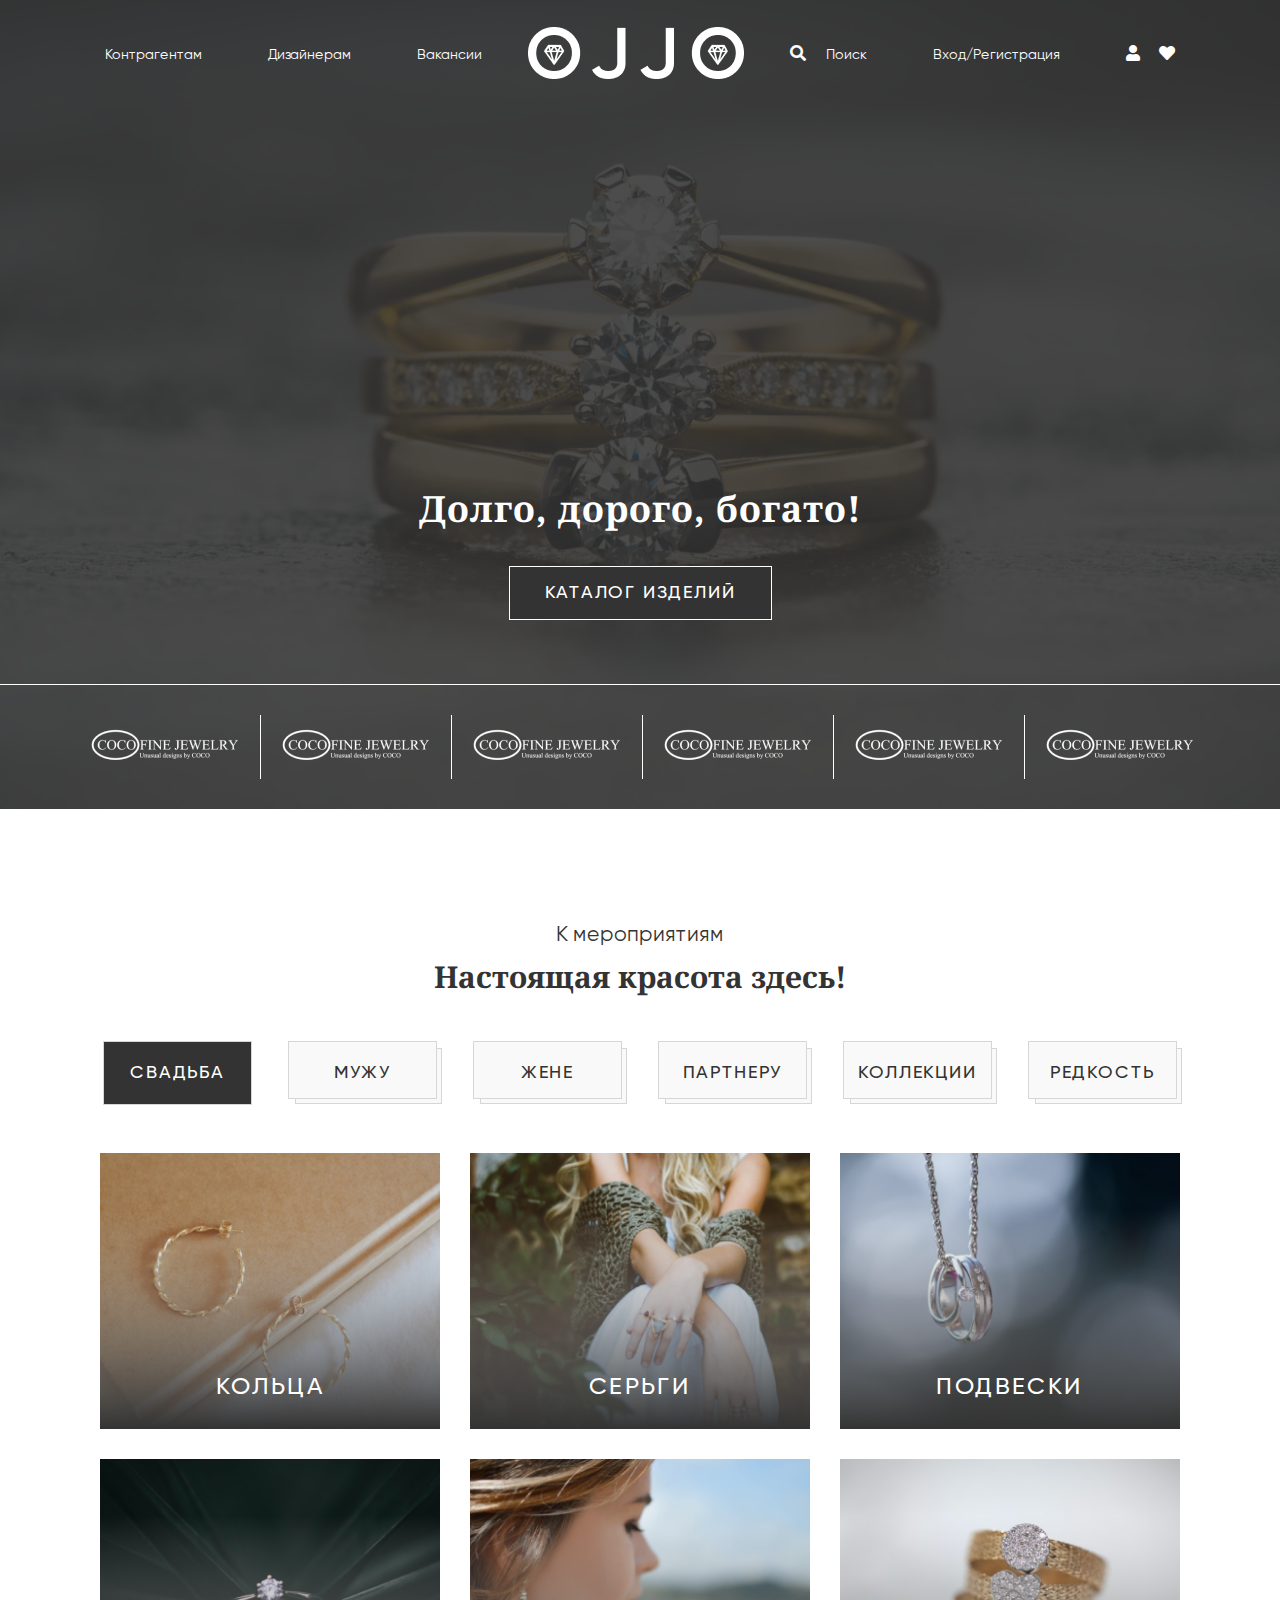
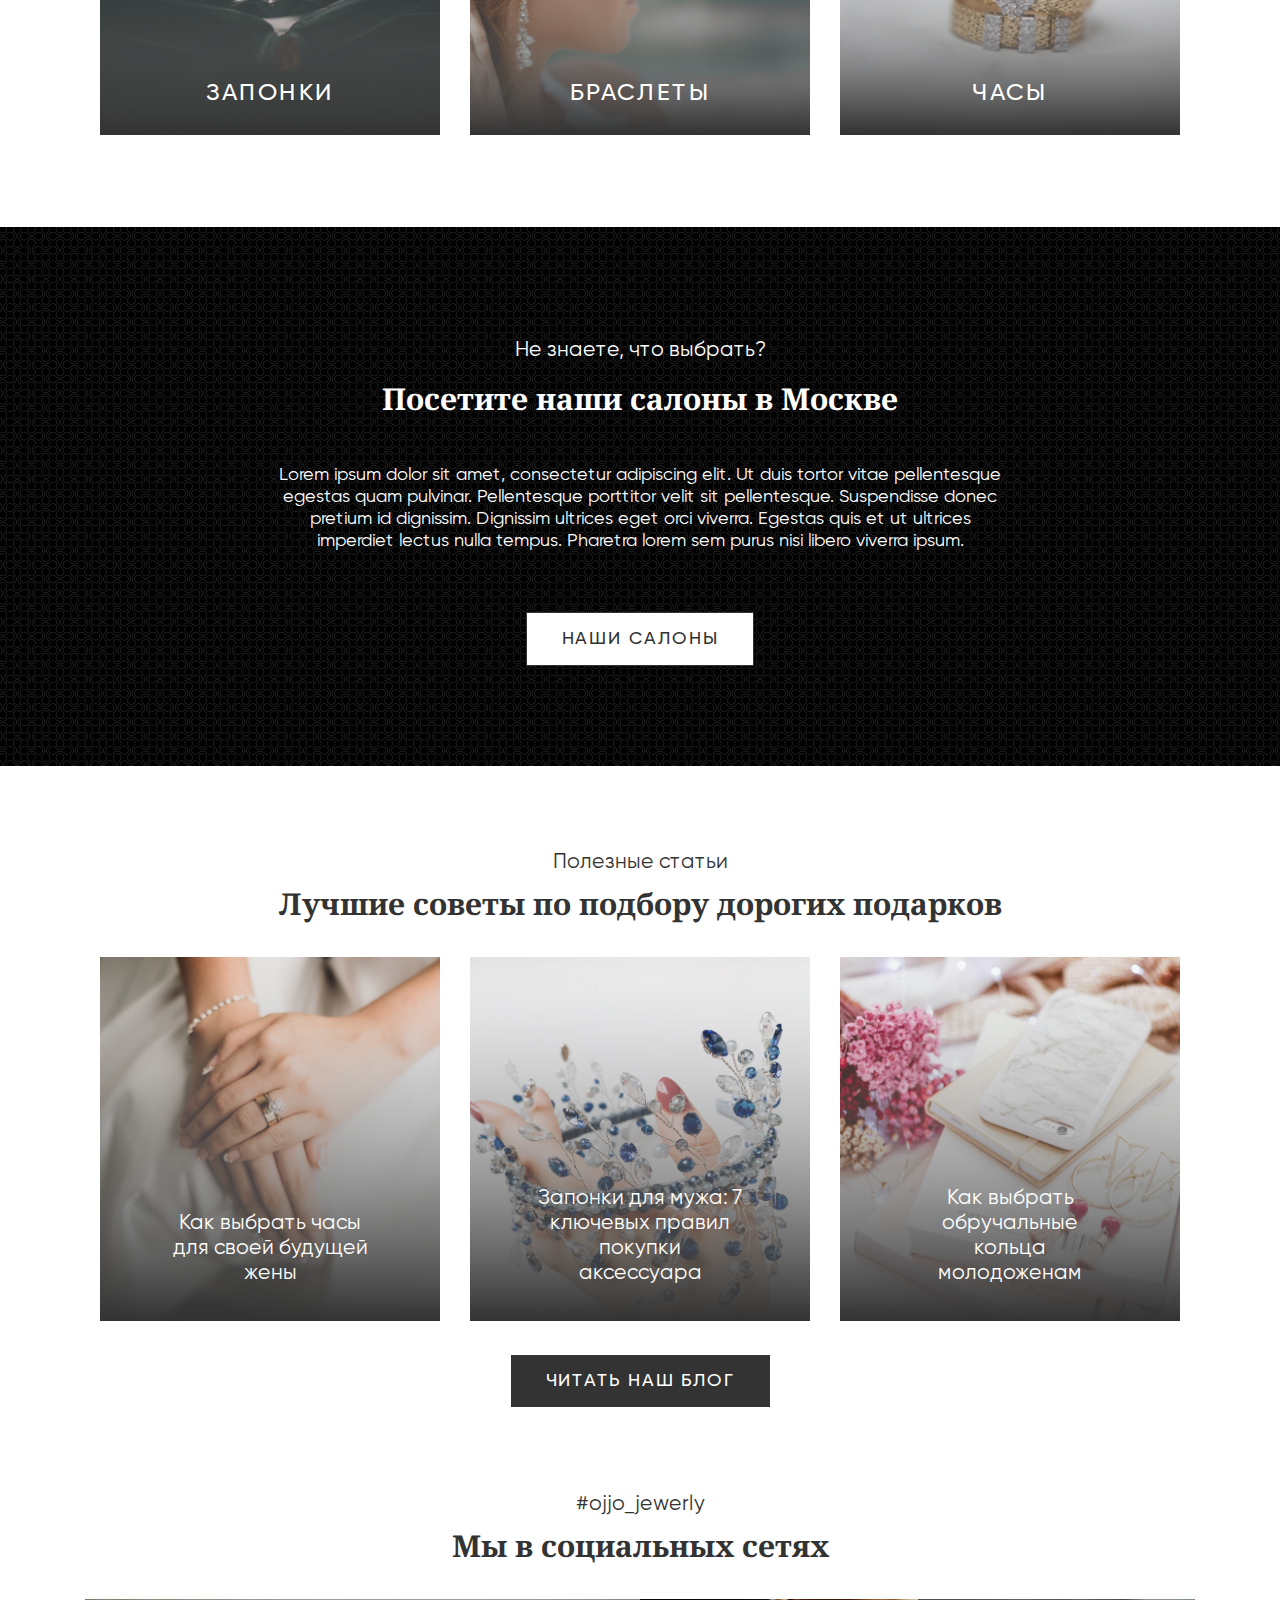
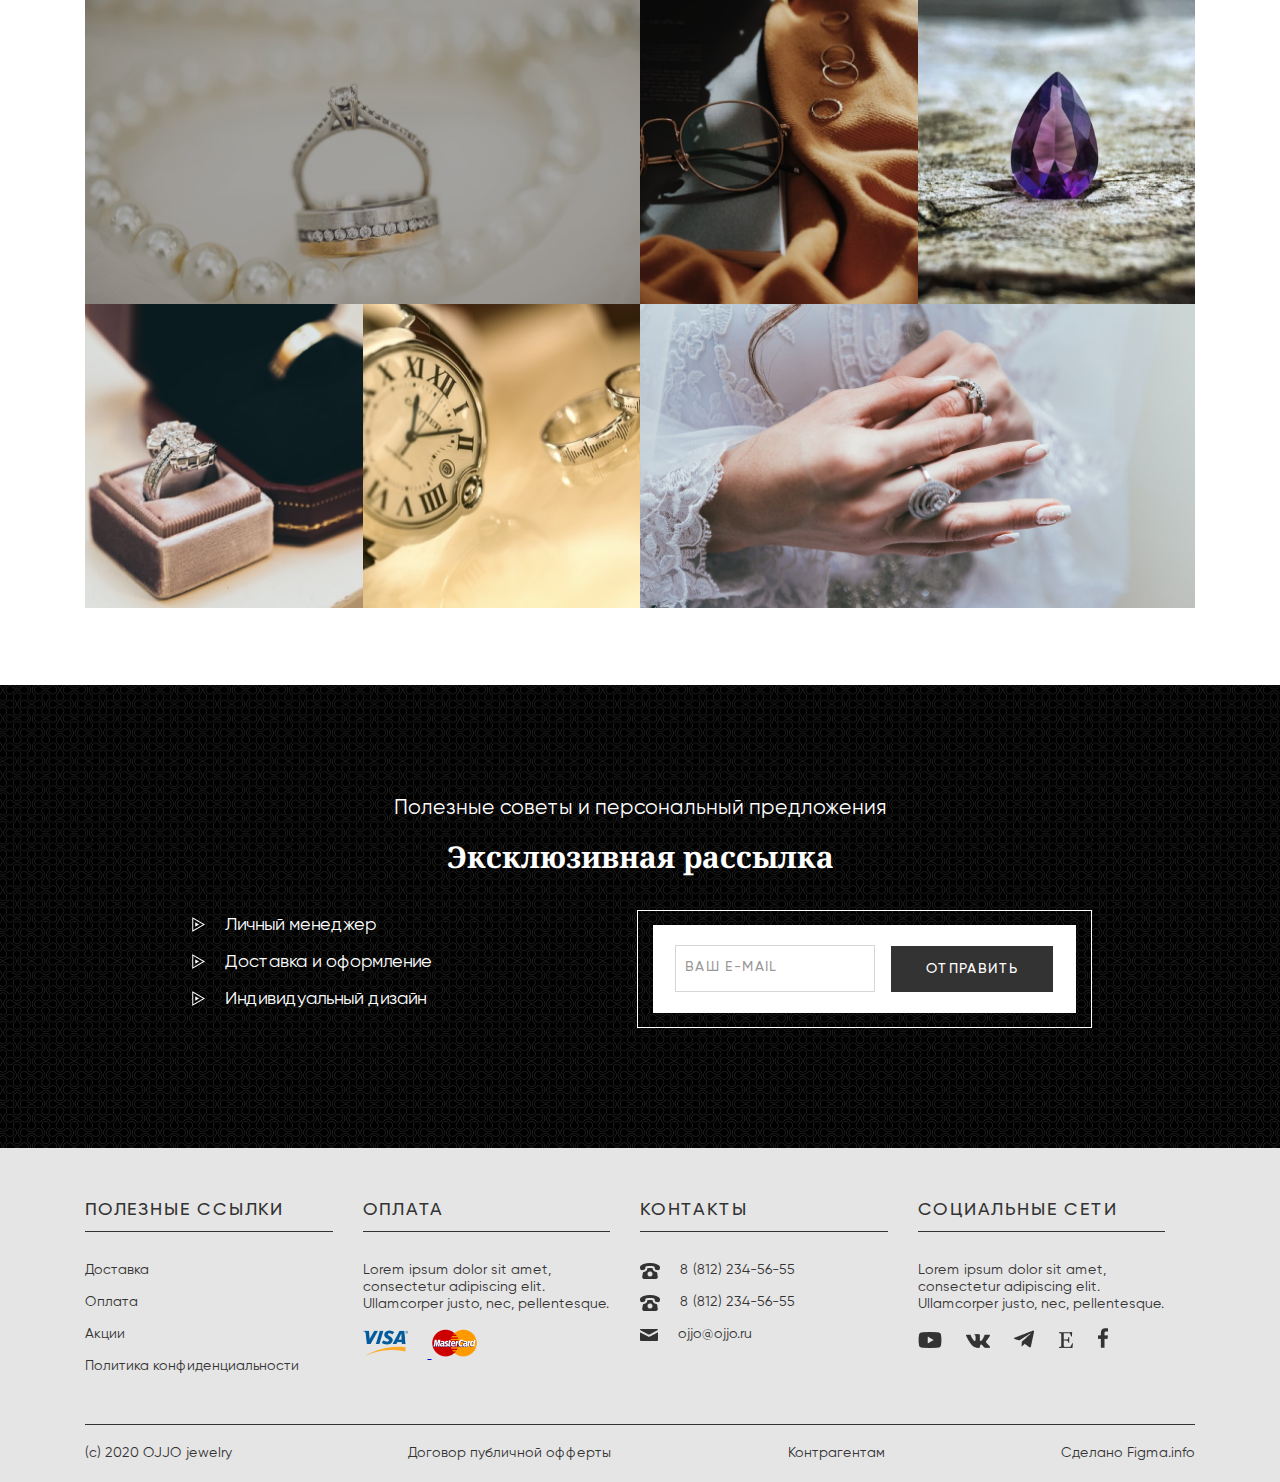
<file: index.html>
<!DOCTYPE html>
<html lang="en">
<head>
    <meta charset="UTF-8">
    <meta name="viewport" content="width=device-width, initial-scale=1.0">
    <meta http-equiv="X-UA-Compatible" content="ie=edge">
    <link rel="stylesheet" href="https://cdnjs.cloudflare.com/ajax/libs/font-awesome/5.13.0/css/all.min.css">
    <link rel="stylesheet" href="css/style.min.css">
    <title>OJJO</title>
</head>
<body>
    <header class="header">
        <div class="header__bg">
            <img class="header__bg-item" src="img/bg_header.png" alt="image">
        </div>
        <div class="container">
            <div class="header__heading heading">
                <div class="heading__navBar  navBar">
                    <div class="navBar__logo">
                        <img class="navBar__logo-item"src="img/logo.png" alt="logo">
                    </div>
                    <div class="navBar__gamb btn">
                        <button class="btn__element" type="button" name="button">
                            <span class="btn__element-item"></span>
                            <span class="btn__element-item"></span>
                            <span class="btn__element-item"></span>
                        </button>
                    </div>
                    <div class="navBar__item e1">
                        <a href="#" class="navBar__item-link">Контрагентам</a>
                    </div>
                    <div class="navBar__item e2">
                        <a href="#" class="navBar__item-link">Дизайнерам</a>
                    </div>
                    <div class="navBar__item e3">
                        <a href="#" class="navBar__item-link">Вакансии</a>
                    </div>
                    <div class="navBar__item e4">
                        <i class="fas fa-search"></i>
                        <a href="#" class="navBar__item-link">Поиск</a>
                    </div>
                    <div class="navBar__item">
                        <a href="#" class="navBar__item-link">Вход/Регистрация</a>
                    </div>
                    <div class="navBar__item e6">
                        <a href="#" class="navBar__item-link">
                            <i class="fas fa-user"></i>
                        </a>
                        <a href="#" class="navBar__item-link">
                            <i class="fas fa-heart"></i>
                        </a>
                    </div>
                    <div class="navBar__list">
                        <a class="navBar__list-item" href="#">
                            <img src="img/youtubew.png" alt="image">
                        </a>
                        <a href="#" class="navBar__list-item">
                            <img src="img/vkw.png" alt="image">
                        </a>
                        <a href="#" class="navBar__list-item">
                            <img src="img/tgw.png" alt="image">
                        </a>
                        <a href="#" class="navBar__list-item">
                            <img src="img/Ew.png" alt="image">
                        </a>
                        <a href="#" class="navBar__list-item">
                            <img src="img/facebookw.png" alt="image">
                        </a>
                    </div>
                </div>
                <div class="heading__title">
                    Долго, дорого, богато!
                </div>
                <div class="heading__btn">
                    <a class="heading__btn-item" href="catalog.html">Каталог изделий</a>
                </div>
            </div>
        </div>
        <hr class="header__hr">
        <div class="container">
            <div class="header__bottom bottom">
                <div class="bottom__item">
                    <a class="bottom__item-link" href="#"><img src="img/header_footer.png" alt="image"></a>
                </div>
                <div class="bottom__item">
                    <a class="bottom__item-link" href="#"><img src="img/header_footer.png" alt="image"></a>
                </div>
                <div class="bottom__item">
                    <a class="bottom__item-link" href="#"><img src="img/header_footer.png" alt="image"></a>
                </div>
                <div class="bottom__item">
                    <a class="bottom__item-link" href="#"><img src="img/header_footer.png" alt="image"></a>
                </div>
                <div class="bottom__item">
                    <a class="bottom__item-link" href="#"><img src="img/header_footer.png" alt="image"></a>
                </div>
                <div class="bottom__item">
                    <a class="bottom__item-link" href="#"><img src="img/header_footer.png" alt="image"></a>
                </div>
            </div>
        </div>
    </header>
    <content class="content">
        <div class="content__titles">
            <div class="container">
                <div class="content__title">
                    К мероприятиям
                </div>
                <div class="content__subtitle">
                    Настоящая красота здесь!
                </div>
            </div>
        </div>

        <div class="container">
            <div class="content__navBar">
                    <a class="content__navBar-link active" href="#">Свадьба</a>
                    <a class="content__navBar-link" href="#">МУЖУ</a>
                    <a class="content__navBar-link" href="#">жене</a>
                    <a class="content__navBar-link" href="#">партнеру</a>
                    <a class="content__navBar-link" href="#">коллекции</a>
                    <a class="content__navBar-link" href="#">редкость</a>
            </div>
        </div>

        <div class="container">
            <div class="content__gridImage gridImage">
                <div class="gridImage__item">
                    <img class="gridImage__item-image" src="img/rings.png" alt="image">
                    <p class="gridImage__item-subscribe">Кольца</p>
                </div>
                <div class="gridImage__item">
                    <img  class="gridImage__item-image" src="img/earrings.png" alt="image">
                    <p class="gridImage__item-subscribe">Серьги</p>
                </div>
                <div class="gridImage__item">
                    <img  class="gridImage__item-image" src="img/suspension.png" alt="image">
                    <p class="gridImage__item-subscribe">Подвески</p>
                </div>
                <div class="gridImage__item">
                    <img class="gridImage__item-image" src="img/cufflinks.png" alt="image">
                    <p class="gridImage__item-subscribe">Запонки</p>
                </div>
                <div class="gridImage__item">
                    <img class="gridImage__item-image" src="img/bracelets.png" alt="image">
                    <p class="gridImage__item-subscribe">Браслеты</p>
                </div>
                <div class="gridImage__item">
                    <img class="gridImage__item-image" src="img/clocks.png" alt="image">
                    <p class="gridImage__item-subscribe">Часы</p>
                </div>
            </div>
        </div>

        <div class="content__blackBlock blackBlock">
            <div class="container">
                <div class="blackBlock__question">
                    Не знаете, что выбрать?
                </div>
                <div class="blackBlock__title">
                    Посетите наши салоны в Москве
                </div>
                <div class="blackBlock__subtitle">
                    Lorem ipsum dolor sit amet, consectetur adipiscing elit. Ut duis tortor vitae pellentesque egestas quam pulvinar. Pellentesque porttitor velit sit pellentesque. Suspendisse donec pretium id dignissim. Dignissim ultrices eget orci viverra. Egestas quis et ut ultrices imperdiet lectus nulla tempus. Pharetra lorem sem purus nisi libero viverra ipsum.
                </div>
                <div class="blackBlock__btn">
                    наши салоны
                </div>
            </div>
        </div>

        <div class="content__titles">
            <div class="container">
                <div class="content__title">
                    Полезные статьи
                </div>
                <div class="content__subtitle">
                    Лучшие советы по подбору дорогих подарков
                </div>
            </div>
        </div>

        <div class="container">
            <div class="content__advices advices">
                <div class="advices__list">
                    <div class="advices__item">
                        <img class="advices__item-image" src="img/advice1.png" alt="image">
                        <p class="advices__item-subscribe">Как выбрать часы для своей будущей жены</p>
                    </div>
                    <div class="advices__item">
                        <img class="advices__item-image" src="img/advice2.png" alt="image">
                        <p class="advices__item-subscribe">Запонки для мужа: 7 ключевых правил покупки аксессуара</p>
                    </div>
                    <div class="advices__item">
                        <img class="advices__item-image" src="img/advice3.png" alt="image">
                        <p class="advices__item-subscribe">Как выбрать обручальные кольца молодоженам</p>
                    </div>
                </div>
                <div class="advices__btn">
                    читать наш блог
                </div>
            </div>
        </div>

        <div class="content__titles">
            <div class="container">
                <div class="content__title">
                    #ojjo_jewerly
                </div>
                <div class="content__subtitle">
                    Мы в социальных сетях
                </div>
            </div>
        </div>

        <div class="container">
            <div class="content__grid grid">
                <div class="grid__item1 grid__item">
                    <div class="grid__item-play"></div>
                    <img class="grid__item-image" src="img/img1_grid.png" alt="image">
                </div>
                <div class="grid__item2 grid__item">
                    <div class="grid__item-play"></div>
                    <img class="grid__item-image" src="img/img2_grid.png" alt="image">
                </div>
                <div class="grid__item3 grid__item">
                    <div class="grid__item-play"></div>
                    <img class="grid__item-image" src="img/img3_grid.png" alt="image">
                </div>
                <div class="grid__item4 grid__item">
                    <div class="grid__item-play"></div>
                    <img class="grid__item-image" src="img/img4_grid.png" alt="image">
                </div>
                <div class="grid__item5 grid__item">
                    <div class="grid__item-play"></div>
                    <img class="grid__item-image" src="img/img5_grid.png" alt="image">
                </div>
                <div class="grid__item6 grid__item">
                    <div class="grid__item-play"></div>
                    <img class="grid__item-image" src="img/img6_grid.png" alt="image">
                </div>
            </div>
        </div>

        <div class="content__blackBlock blackBlock">
            <div class="container">
                <div class="blackBlock__question">
                    Полезные советы и персональный предложения
                </div>
                <div class="blackBlock__title">
                    Эксклюзивная рассылка
                </div>
                <div class="blackBlock__row">
                    <div class="blackBlock__columnText column">
                        <div class="column__text">
                            <img class="column__text-image" src="img/triangle.png" alt="image">
                            Личный менеджер
                        </div>
                        <div class="column__text">
                            <img class="column__text-image" src="img/triangle.png" alt="image">
                            Доставка и оформление
                        </div>
                        <div class="column__text">
                            <img class="column__text-image" src="img/triangle.png" alt="image">
                            Индивидуальный дизайн
                        </div>
                    </div>
                    <div class="blackBlock__columnForm column">
                        <div class="column__form form">
                            <div class="form__elements">
                                <input class="form__elements-enter" id="1" type="text">
                                <label class="form__elements-label" for="1">Ваш E-mail</label>
                            </div>
                            <div class="form__btn">
                                <a class="form__btn-link" href="#">Отправить</a>
                            </div>
                        </div>
                    </div>
                </div>
            </div>
        </div>
    </content>
    <footer class="footer">
    <div class="container">
        <div class="footer__row">
            <div class="footer__column fColumn1 fColumn">
                <div class="fColumn__title">
                    Полезные ссылки
                </div>
                <hr class="fColumn-hr">
                <div class="fColumn__list">
                    <div class="fColumn__list-item">Доставка</div>
                    <div class="fColumn__list-item">Оплата </div>
                    <div class="fColumn__list-item">Акции</div>
                    <div class="fColumn__list-item">Политика конфиденциальности</div>
                </div>
            </div>
            <div class="footer__column fColumn2 fColumn">
                <div class="fColumn__title">
                    оплата
                </div>
                <hr class="fColumn-hr">
                <div class="fColumn__list">
                    <div class="fColumn__list-item">Lorem ipsum dolor sit amet, consectetur adipiscing elit. Ullamcorper justo, nec, pellentesque.</div>
                    <div class="fColumn__list-item">
                        <a class="fColumn2__list-link" href="#">
                            <img src="img/visa.png" alt="image">
                            <img src="img/mastercard.png" alt="image">
                        </a>
                    </div>
                </div>
            </div>
            <div class="footer__column fColumn3 fColumn">
                <div class="fColumn__title">
                    контакты
                </div>
                <hr class="fColumn-hr">
                <div class="fColumn__list">
                    <div class="fColumn3__list-item">
                        <img src="img/phone.png" alt="image">
                        <a href="#" class="fColumn3__list-link">8 (812) 234-56-55</a>
                    </div>
                    <div class="fColumn3__list-item">
                        <img src="img/phone.png" alt="image">
                        <a href="#" class="fColumn3__list-link">8 (812) 234-56-55</a>
                    </div>
                    <div class="fColumn3__list-item">
                        <img src="img/email.png" alt="image">
                        <a href="#" class="fColumn3__list-link">ojjo@ojjo.ru</a>
                    </div>
                </div>
            </div>
            <div class="footer__column fColumn4 fColumn">
                <div class="fColumn__title">
                    социальные сети
                </div>
                <hr class="fColumn-hr">
                <div class="fColumn__list">
                    <div class="fColumn__list-item">Lorem ipsum dolor sit amet, consectetur adipiscing elit. Ullamcorper justo, nec, pellentesque.</div>
                    <div class="fColumn__list-item">
                        <a class="fColumn4__list-item" href="#">
                            <img src="img/youtube.png" alt="image">
                        </a>
                        <a href="#" class="fColumn4__list-item">
                            <img src="img/vk.png" alt="image">
                        </a>
                        <a href="#" class="fColumn4__list-item">
                            <img src="img/tg.png" alt="image">
                        </a>
                        <a href="#" class="fColumn4__list-item">
                            <img src="img/E.png" alt="image">
                        </a>
                        <a href="#" class="fColumn4__list-item">
                            <img src="img/facebook.png" alt="image">
                        </a>
                    </div>
                </div>
            </div>
        </div>
    </div>
    <div class="container">
        <hr>
        <div class="footer__info">
            <div class="footer__copyright footer__info__item">
                (c) 2020 OJJO jewelry
            </div>
            <div class="footer__dogovor footer__info__item">
                Договор публичной офферты
            </div>
            <div class="footer__3 footer__info__item">
                Контрагентам
            </div>
            <div class="footer__figma footer__info__item">
                Сделано Figma.info
            </div>
        </div>
    </div>
</footer>

</body>
</html>
</file>
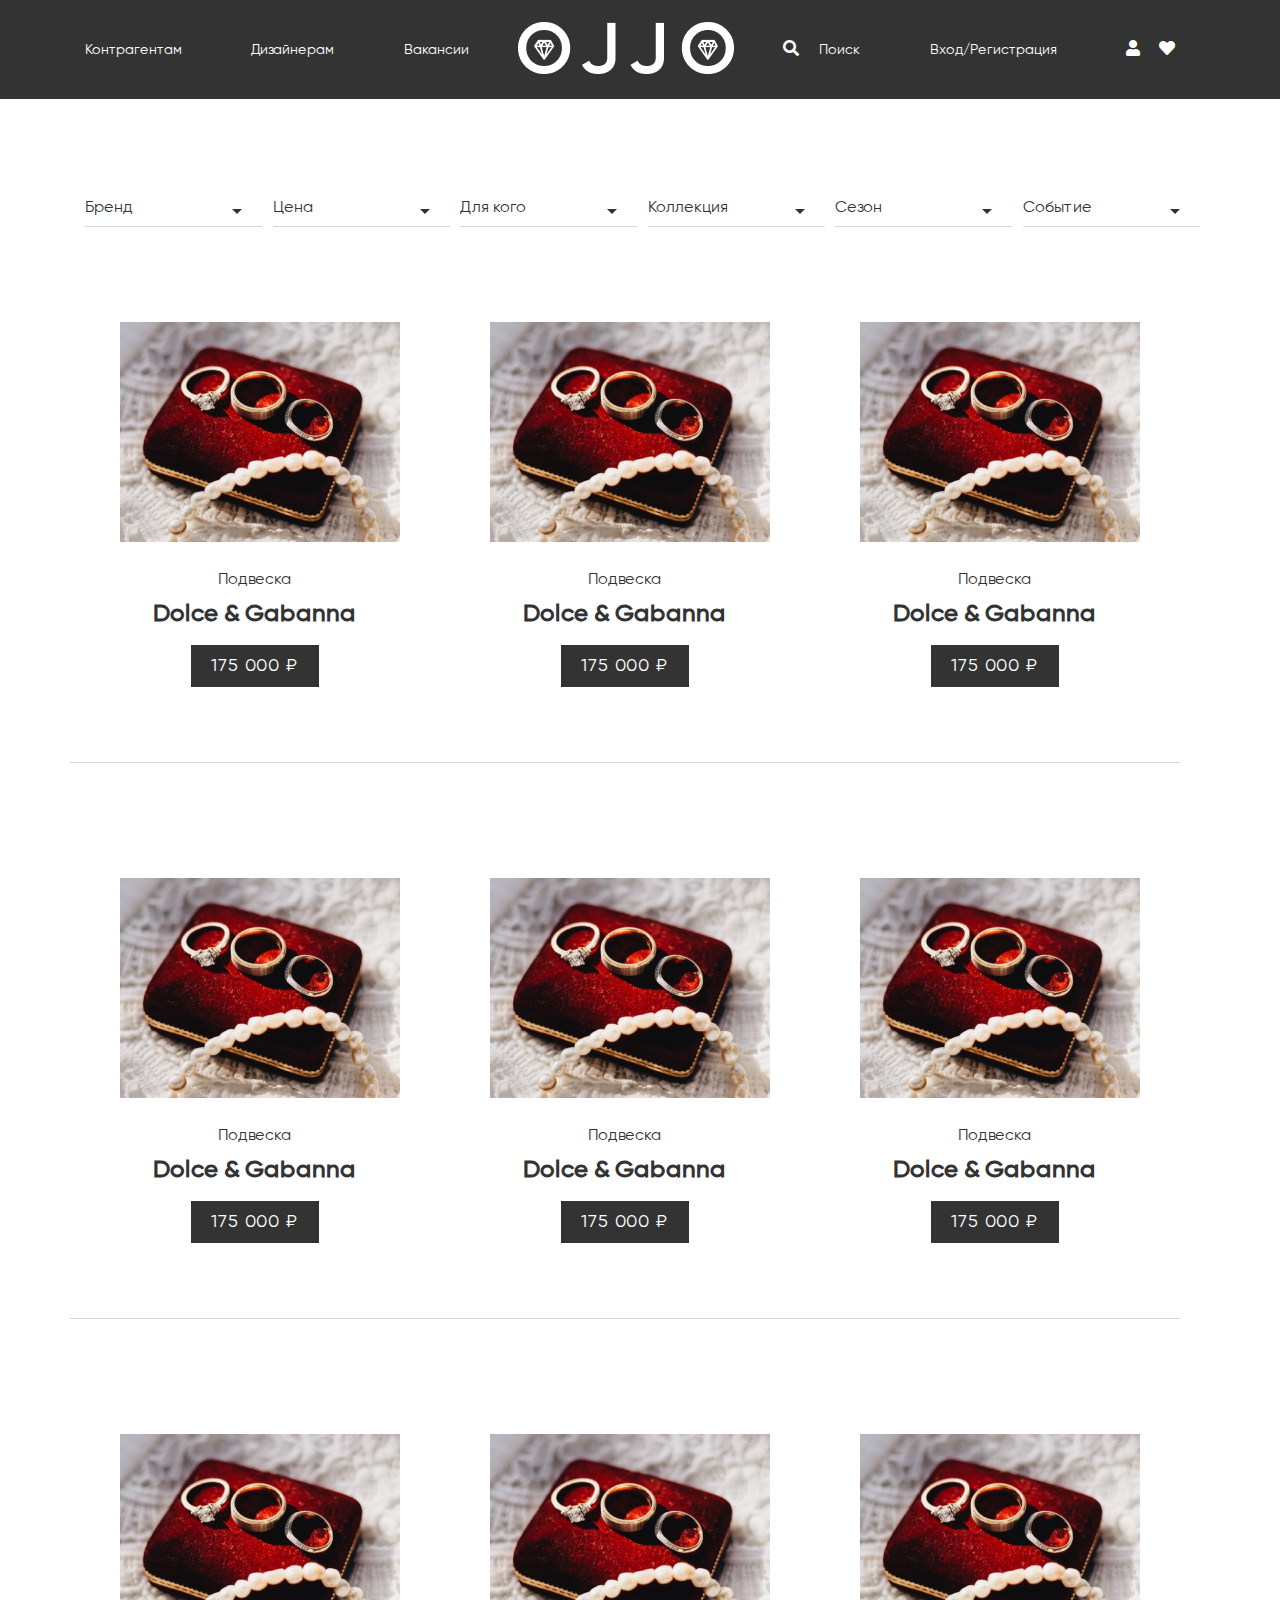
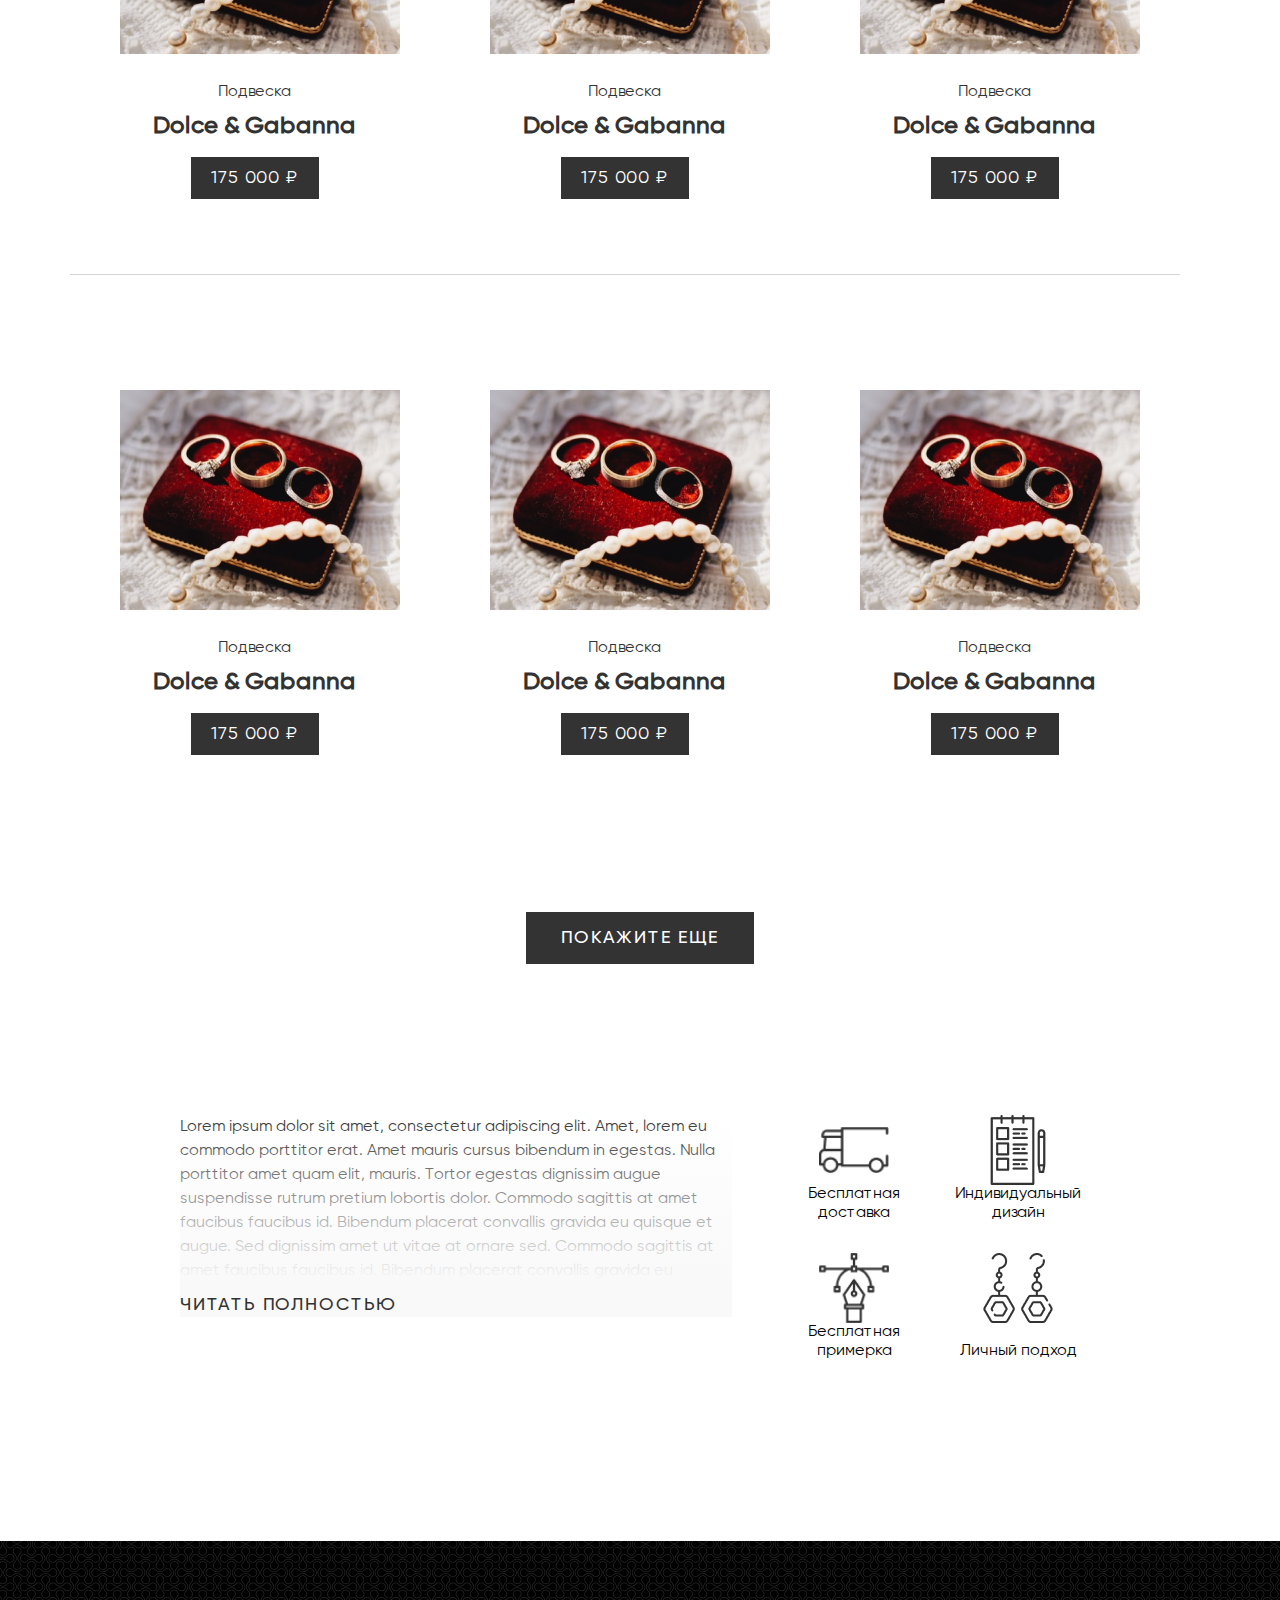
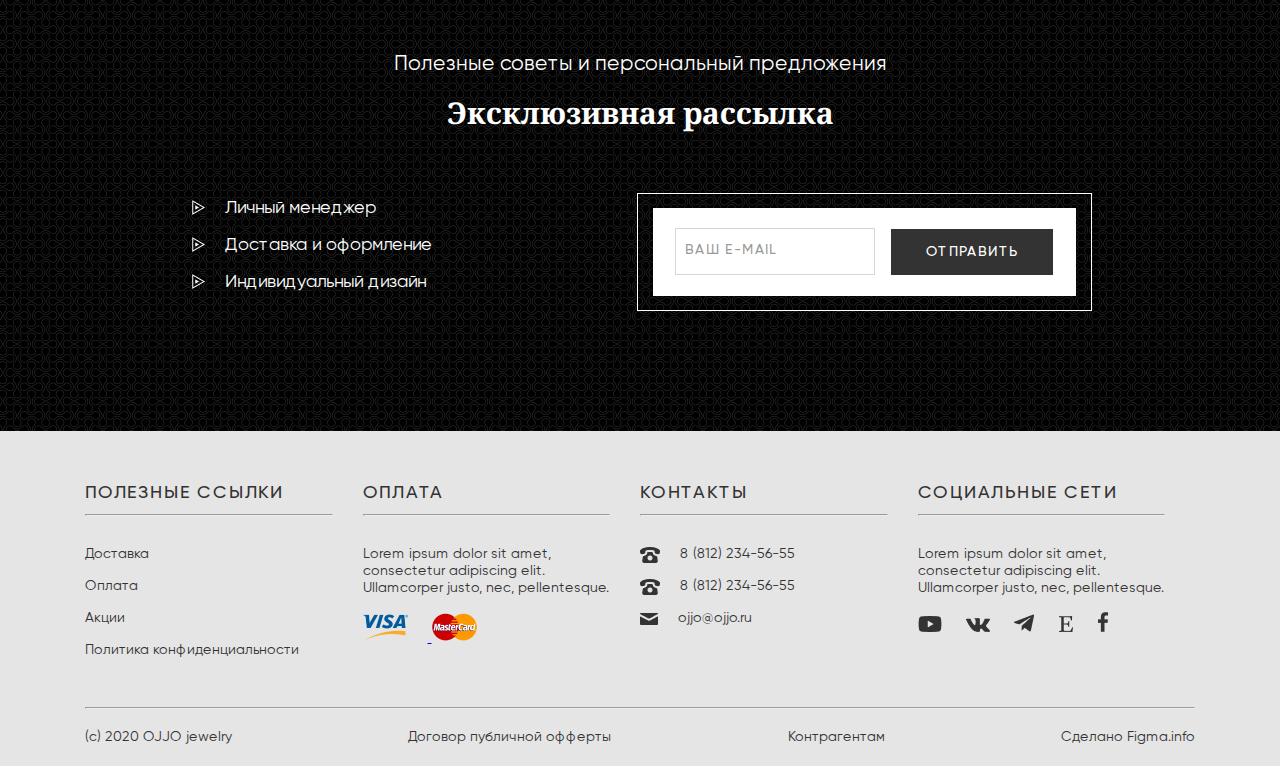
<file: catalog.html>
<!DOCTYPE html>
<html lang="en">
<head>
    <meta charset="UTF-8">
    <meta name="viewport" content="width=device-width, initial-scale=1.0">
    <meta http-equiv="X-UA-Compatible" content="ie=edge">
    <link rel="stylesheet" href="https://cdnjs.cloudflare.com/ajax/libs/font-awesome/5.13.0/css/all.min.css">
    <link rel="stylesheet" href="css/catalog.style.min.css">
    <title>OJJO</title>
</head>
<body>
    <header class="header">
    <div class="container">
        <div class="header__heading heading">
            <div class="heading__navBar  navBar">
                <div class="navBar__logo">
                    <img class="navBar__logo-item"src="img/logo.png" alt="logo">
                </div>
                <div class="navBar__gamb btn">
                    <button class="btn__element" type="button" name="button">
                        <span class="btn__element-item"></span>
                        <span class="btn__element-item"></span>
                        <span class="btn__element-item"></span>
                    </button>
                </div>
                <div class="navBar__item e1">
                    <a href="#" class="navBar__item-link">Контрагентам</a>
                </div>
                <div class="navBar__item e2">
                    <a href="#" class="navBar__item-link">Дизайнерам</a>
                </div>
                <div class="navBar__item e3">
                    <a href="#" class="navBar__item-link">Вакансии</a>
                </div>
                <div class="navBar__item e4">
                    <i class="fas fa-search"></i>
                    <a href="#" class="navBar__item-link">Поиск</a>
                </div>
                <div class="navBar__item">
                    <a href="#" class="navBar__item-link">Вход/Регистрация</a>
                </div>
                <div class="navBar__item e6">
                    <a href="#" class="navBar__item-link">
                        <i class="fas fa-user"></i>
                    </a>
                    <a href="#" class="navBar__item-link">
                        <i class="fas fa-heart"></i>
                    </a>
                </div>
            </div>
        </div>
    </div>
</header>


    <div class="box">
        <div class="container">
            <div class="box__settings">
                <div class="box__input">
                    <input class="box__input-input" id="1" type="text" required>
                    <lebel class="box__input-label" for="1">Бренд</lebel>
                </div>
                <div class="box__input">
                    <input class="box__input-input" id="2" type="text" required>
                    <lebel class="box__input-label" for="2">Цена</lebel>
                </div>
                <div class="box__input">
                    <input class="box__input-input" id="3" type="text" required>
                    <lebel class="box__input-label" for="3">Для кого</lebel>
                </div>
                <div class="box__input">
                    <input class="box__input-input" id="4" type="text" required>
                    <lebel class="box__input-label" for="4">Коллекция</lebel>
                </div>
                <div class="box__input">
                    <input class="box__input-input" id="5" type="text" required>
                    <lebel class="box__input-label" for="5">Сезон</lebel>
                </div>
                <div class="box__input">
                    <input class="box__input-input" id="6" type="text" required>
                    <lebel class="box__input-label" for="6">Событие</lebel>
                </div>
            </div>
        </div>
    </div>
    <div class="products">
        <div class="container">
            <div class="products__cards cards">
                <div class="cards__card card">
                    <div class="card__iamge">
                        <img class="card__iamge-item" src="img/product.png" alt="image">
                    </div>
                    <div class="card__info">
                        подвеска
                    </div>
                    <div class="card__name">
                        Dolce & Gabanna
                    </div>
                    <div class="card__btn">
                        <a href="pageProduct.html" class="card__btn-link">175 000 ₽</a>
                    </div>
                </div>
                <div class="cards__card card">
                    <div class="card__iamge">
                        <img class="card__iamge-item" src="img/product.png" alt="image">
                    </div>
                    <div class="card__info">
                        подвеска
                    </div>
                    <div class="card__name">
                        Dolce & Gabanna
                    </div>
                    <div class="card__btn">
                        <a href="pageProduct.html" class="card__btn-link">175 000 ₽</a>
                    </div>
                </div>
                <div class="cards__card card">
                    <div class="card__iamge">
                        <img class="card__iamge-item" src="img/product.png" alt="image">
                    </div>
                    <div class="card__info">
                        подвеска
                    </div>
                    <div class="card__name">
                        Dolce & Gabanna
                    </div>
                    <div class="card__btn">
                        <a href="pageProduct.html" class="card__btn-link">175 000 ₽</a>
                    </div>
                </div>
                <div class="cards__card card">
                    <div class="card__iamge">
                        <img class="card__iamge-item" src="img/product.png" alt="image">
                    </div>
                    <div class="card__info">
                        подвеска
                    </div>
                    <div class="card__name">
                        Dolce & Gabanna
                    </div>
                    <div class="card__btn">
                        <a href="pageProduct.html" class="card__btn-link">175 000 ₽</a>
                    </div>
                </div>
                <div class="cards__card card">
                    <div class="card__iamge">
                        <img class="card__iamge-item" src="img/product.png" alt="image">
                    </div>
                    <div class="card__info">
                        подвеска
                    </div>
                    <div class="card__name">
                        Dolce & Gabanna
                    </div>
                    <div class="card__btn">
                        <a href="pageProduct.html" class="card__btn-link">175 000 ₽</a>
                    </div>
                </div>
                <div class="cards__card card">
                    <div class="card__iamge">
                        <img class="card__iamge-item" src="img/product.png" alt="image">
                    </div>
                    <div class="card__info">
                        подвеска
                    </div>
                    <div class="card__name">
                        Dolce & Gabanna
                    </div>
                    <div class="card__btn">
                        <a href="pageProduct.html" class="card__btn-link">175 000 ₽</a>
                    </div>
                </div>
                <div class="cards__card card">
                    <div class="card__iamge">
                        <img class="card__iamge-item" src="img/product.png" alt="image">
                    </div>
                    <div class="card__info">
                        подвеска
                    </div>
                    <div class="card__name">
                        Dolce & Gabanna
                    </div>
                    <div class="card__btn">
                        <a href="pageProduct.html" class="card__btn-link">175 000 ₽</a>
                    </div>
                </div>
                <div class="cards__card card">
                    <div class="card__iamge">
                        <img class="card__iamge-item" src="img/product.png" alt="image">
                    </div>
                    <div class="card__info">
                        подвеска
                    </div>
                    <div class="card__name">
                        Dolce & Gabanna
                    </div>
                    <div class="card__btn">
                        <a href="pageProduct.html" class="card__btn-link">175 000 ₽</a>
                    </div>
                </div>
                <div class="cards__card card">
                    <div class="card__iamge">
                        <img class="card__iamge-item" src="img/product.png" alt="image">
                    </div>
                    <div class="card__info">
                        подвеска
                    </div>
                    <div class="card__name">
                        Dolce & Gabanna
                    </div>
                    <div class="card__btn">
                        <a href="pageProduct.html" class="card__btn-link">175 000 ₽</a>
                    </div>
                </div>
                <div class="cards__card card">
                    <div class="card__iamge">
                        <img class="card__iamge-item" src="img/product.png" alt="image">
                    </div>
                    <div class="card__info">
                        подвеска
                    </div>
                    <div class="card__name">
                        Dolce & Gabanna
                    </div>
                    <div class="card__btn">
                        <a href="pageProduct.html" class="card__btn-link">175 000 ₽</a>
                    </div>
                </div>
                <div class="cards__card card">
                    <div class="card__iamge">
                        <img class="card__iamge-item" src="img/product.png" alt="image">
                    </div>
                    <div class="card__info">
                        подвеска
                    </div>
                    <div class="card__name">
                        Dolce & Gabanna
                    </div>
                    <div class="card__btn">
                        <a href="pageProduct.html" class="card__btn-link">175 000 ₽</a>
                    </div>
                </div>
                <div class="cards__card card">
                    <div class="card__iamge">
                        <img class="card__iamge-item" src="img/product.png" alt="image">
                    </div>
                    <div class="card__info">
                        подвеска
                    </div>
                    <div class="card__name">
                        Dolce & Gabanna
                    </div>
                    <div class="card__btn">
                        <a href="pageProduct.html" class="card__btn-link">175 000 ₽</a>
                    </div>
                </div>
            </div>
            <div class="product__btn">
                <a href="#" class="product__btn-link">покажите еще</a>
            </div>
        </div>
    </div>
    <div class="box">
        <div class="box__row">
            <div class="box__left">
                <div class="box__text">
                    Lorem ipsum dolor sit amet, consectetur adipiscing elit. Amet, lorem eu commodo porttitor erat. Amet mauris cursus bibendum in egestas. Nulla porttitor amet quam elit, mauris. Tortor egestas dignissim augue suspendisse rutrum pretium lobortis dolor. Commodo sagittis at amet faucibus faucibus id. Bibendum placerat convallis gravida eu quisque et augue. Sed dignissim amet ut vitae at ornare sed.
                    Commodo sagittis at amet faucibus faucibus id. Bibendum placerat convallis gravida eu quisque et augue. Sed dignissim amet ut vitae at ornare sed.
                    <div class="box__gradient">

                    </div>
                </div>
            </div>
            <div class="box__right">
                <div class="box__item">
                    <img src="img/car.png" alt="image">
                    Бесплатная доставка
                </div>
                <div class="box__item">
                    <img src="img/list.png" alt="image">
                    Индивидуальный дизайн
                </div>
                <div class="box__item">
                    <img src="img/fitting.png" alt="image">
                    Бесплатная примерка
                </div>
                <div class="box__item">
                    <img src="img/approach.png" alt="image">
                    Личный подход
                </div>
            </div>
        </div>
    </div>
    <div class="content__blackBlock blackBlock">
        <div class="container">
            <div class="blackBlock__question">
                Полезные советы и персональный предложения
            </div>
            <div class="blackBlock__title">
                Эксклюзивная рассылка
            </div>
            <div class="blackBlock__row">
                <div class="blackBlock__columnText column">
                    <div class="column__text">
                        <img class="column__text-image" src="img/triangle.png" alt="image">
                        Личный менеджер
                    </div>
                    <div class="column__text">
                        <img class="column__text-image" src="img/triangle.png" alt="image">
                        Доставка и оформление
                    </div>
                    <div class="column__text">
                        <img class="column__text-image" src="img/triangle.png" alt="image">
                        Индивидуальный дизайн
                    </div>
                </div>
                <div class="blackBlock__columnForm column">
                    <div class="column__form form">
                        <div class="form__elements">
                            <input class="form__elements-enter" id="1" type="text">
                            <label class="form__elements-label" for="1">Ваш E-mail</label>
                        </div>
                        <div class="form__btn">
                            <a class="form__btn-link" href="#">Отправить</a>
                        </div>
                    </div>
                </div>
            </div>
        </div>
    </div>
    <footer class="footer">
    <div class="container">
        <div class="footer__row">
            <div class="footer__column fColumn1 fColumn">
                <div class="fColumn__title">
                    Полезные ссылки
                </div>
                <hr class="fColumn-hr">
                <div class="fColumn__list">
                    <div class="fColumn__list-item">Доставка</div>
                    <div class="fColumn__list-item">Оплата </div>
                    <div class="fColumn__list-item">Акции</div>
                    <div class="fColumn__list-item">Политика конфиденциальности</div>
                </div>
            </div>
            <div class="footer__column fColumn2 fColumn">
                <div class="fColumn__title">
                    оплата
                </div>
                <hr class="fColumn-hr">
                <div class="fColumn__list">
                    <div class="fColumn__list-item">Lorem ipsum dolor sit amet, consectetur adipiscing elit. Ullamcorper justo, nec, pellentesque.</div>
                    <div class="fColumn__list-item">
                        <a class="fColumn2__list-link" href="#">
                            <img src="img/visa.png" alt="image">
                            <img src="img/mastercard.png" alt="image">
                        </a>
                    </div>
                </div>
            </div>
            <div class="footer__column fColumn3 fColumn">
                <div class="fColumn__title">
                    контакты
                </div>
                <hr class="fColumn-hr">
                <div class="fColumn__list">
                    <div class="fColumn3__list-item">
                        <img src="img/phone.png" alt="image">
                        <a href="#" class="fColumn3__list-link">8 (812) 234-56-55</a>
                    </div>
                    <div class="fColumn3__list-item">
                        <img src="img/phone.png" alt="image">
                        <a href="#" class="fColumn3__list-link">8 (812) 234-56-55</a>
                    </div>
                    <div class="fColumn3__list-item">
                        <img src="img/email.png" alt="image">
                        <a href="#" class="fColumn3__list-link">ojjo@ojjo.ru</a>
                    </div>
                </div>
            </div>
            <div class="footer__column fColumn4 fColumn">
                <div class="fColumn__title">
                    социальные сети
                </div>
                <hr class="fColumn-hr">
                <div class="fColumn__list">
                    <div class="fColumn__list-item">Lorem ipsum dolor sit amet, consectetur adipiscing elit. Ullamcorper justo, nec, pellentesque.</div>
                    <div class="fColumn__list-item">
                        <a class="fColumn4__list-item" href="#">
                            <img src="img/youtube.png" alt="image">
                        </a>
                        <a href="#" class="fColumn4__list-item">
                            <img src="img/vk.png" alt="image">
                        </a>
                        <a href="#" class="fColumn4__list-item">
                            <img src="img/tg.png" alt="image">
                        </a>
                        <a href="#" class="fColumn4__list-item">
                            <img src="img/E.png" alt="image">
                        </a>
                        <a href="#" class="fColumn4__list-item">
                            <img src="img/facebook.png" alt="image">
                        </a>
                    </div>
                </div>
            </div>
        </div>
    </div>
    <div class="container">
        <hr>
        <div class="footer__info">
            <div class="footer__copyright footer__info__item">
                (c) 2020 OJJO jewelry
            </div>
            <div class="footer__dogovor footer__info__item">
                Договор публичной офферты
            </div>
            <div class="footer__3 footer__info__item">
                Контрагентам
            </div>
            <div class="footer__figma footer__info__item">
                Сделано Figma.info
            </div>
        </div>
    </div>
</footer>

</body>
</html>
</file>
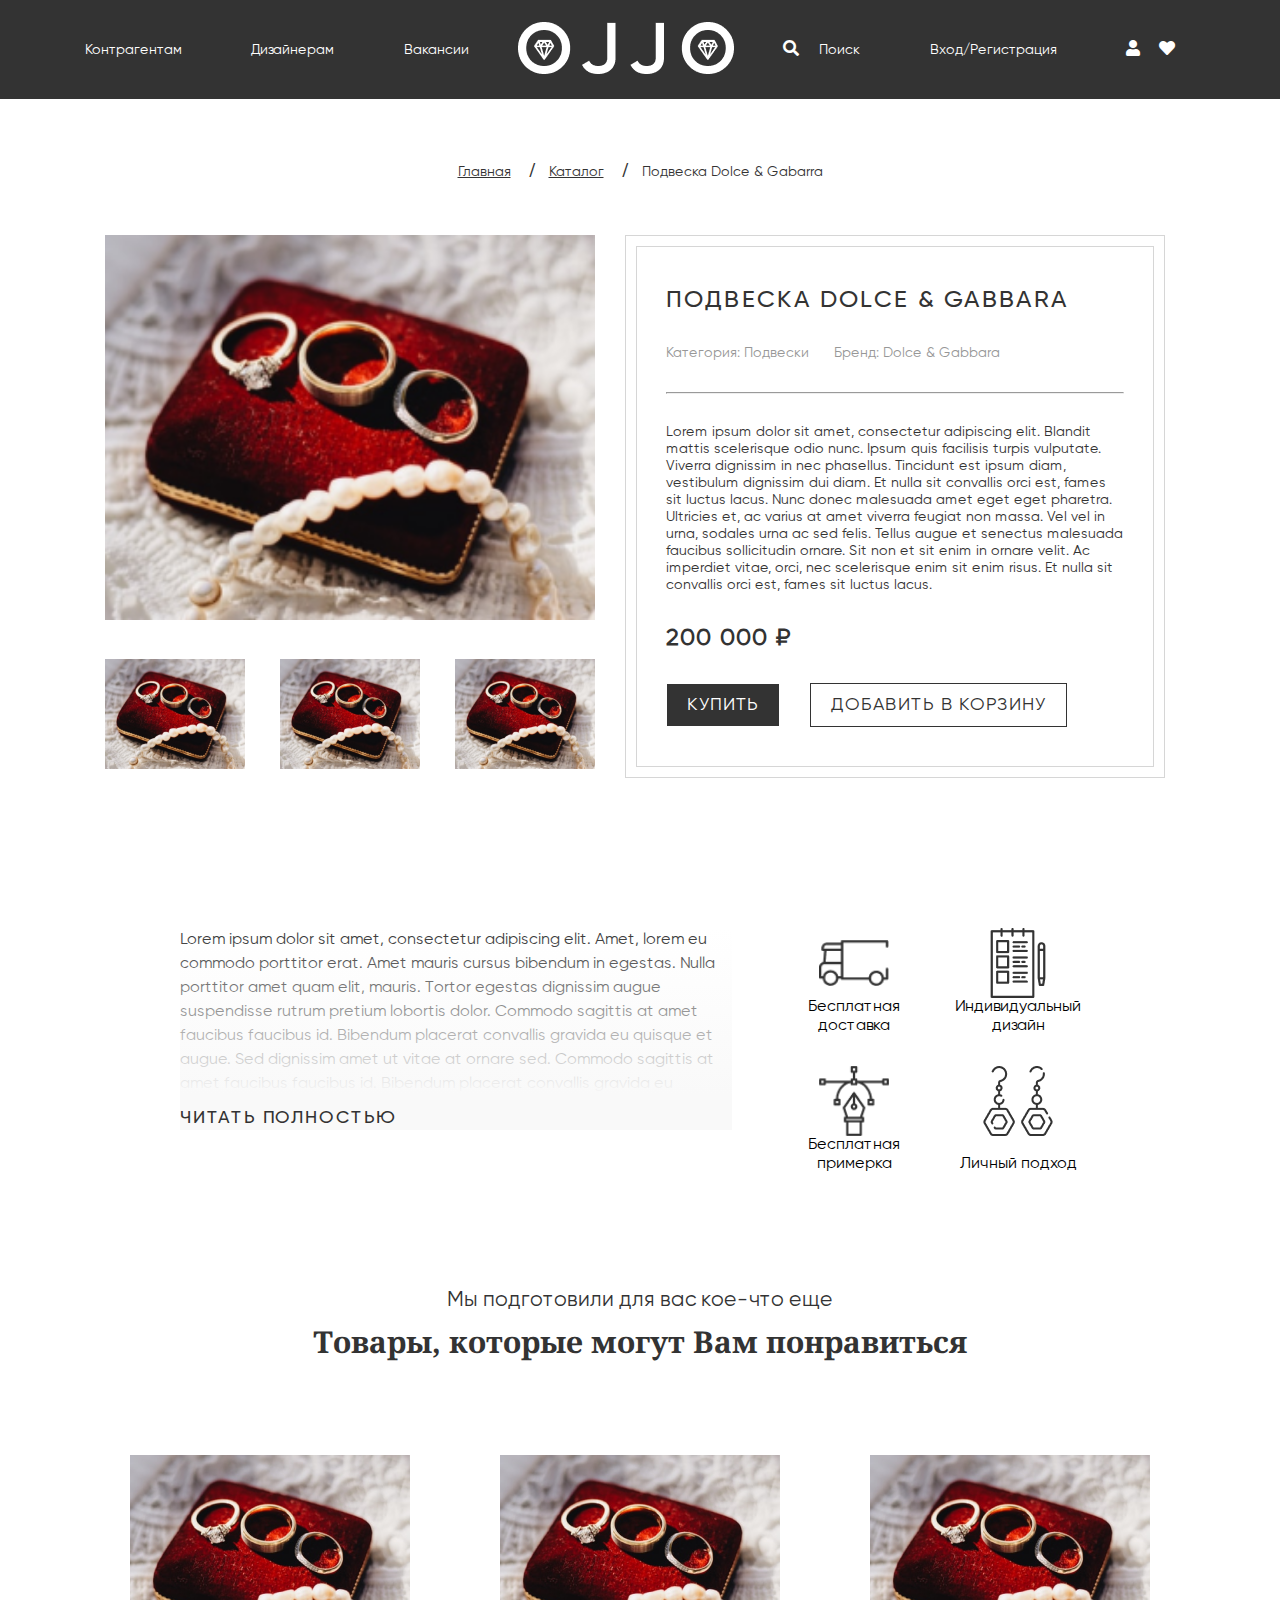
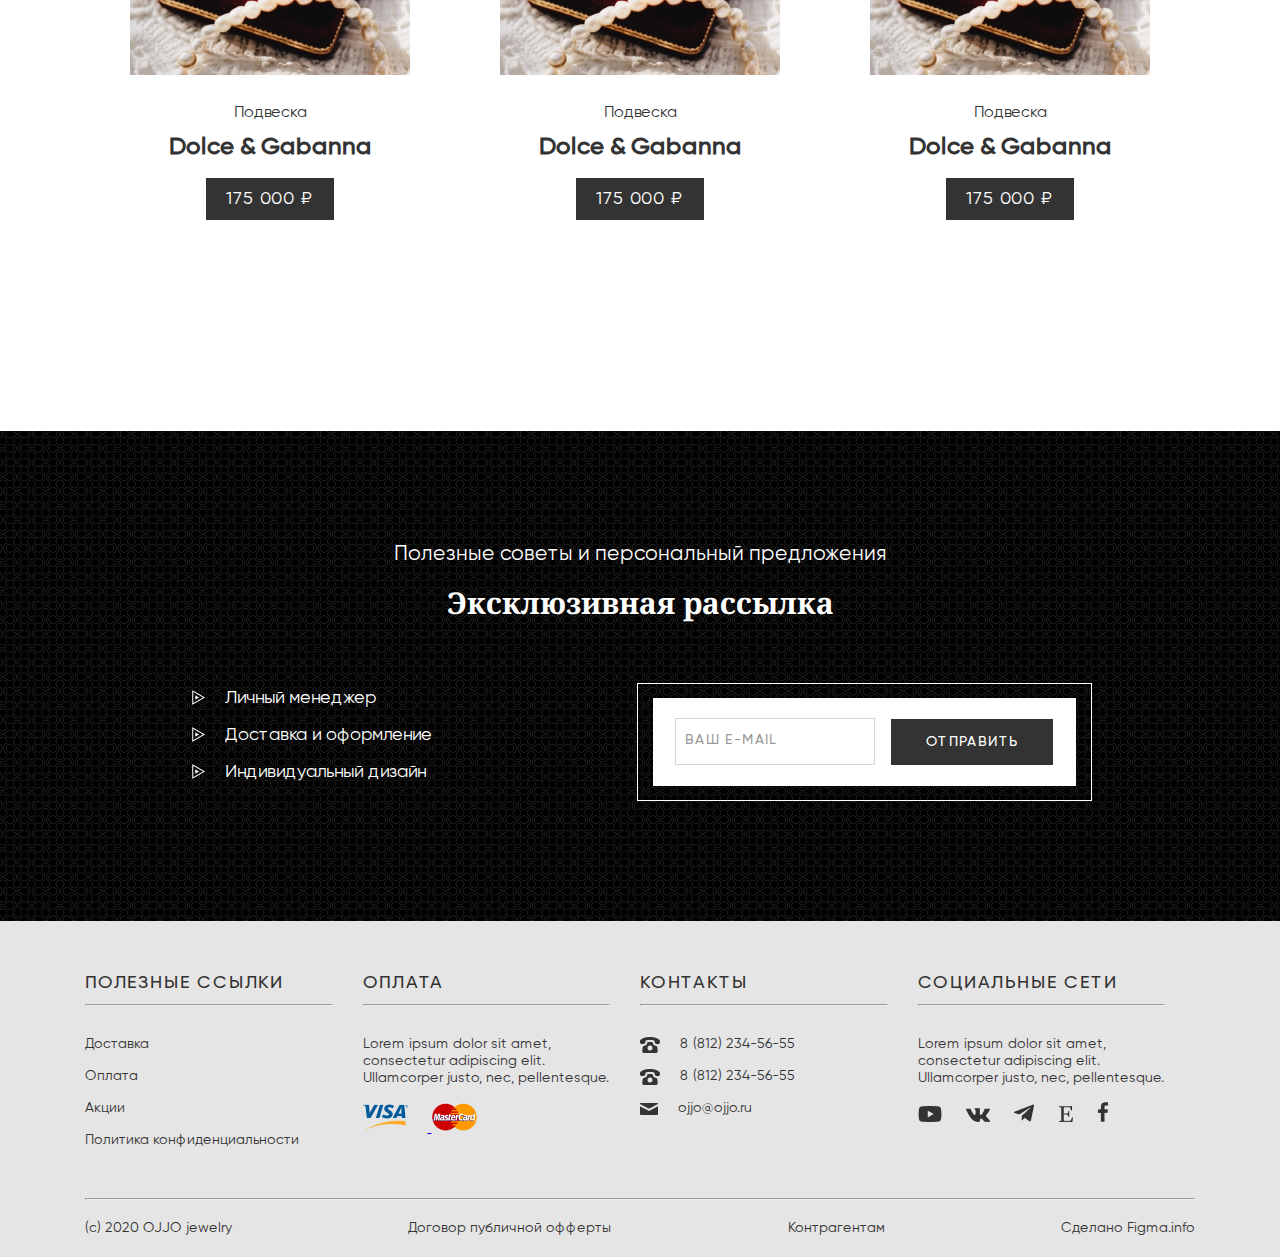
<file: pageProduct.html>
<!DOCTYPE html>
<html lang="en">
<head>
    <meta charset="UTF-8">
    <meta name="viewport" content="width=device-width, initial-scale=1.0">
    <meta http-equiv="X-UA-Compatible" content="ie=edge">
    <link rel="stylesheet" href="https://cdnjs.cloudflare.com/ajax/libs/font-awesome/5.13.0/css/all.min.css">
    <link rel="stylesheet" href="css/pageProduct.style.min.css">
    <title>OJJO</title>
</head>
<body>
    <header class="header">
    <div class="container">
        <div class="header__heading heading">
            <div class="heading__navBar  navBar">
                <div class="navBar__logo">
                    <img class="navBar__logo-item"src="img/logo.png" alt="logo">
                </div>
                <div class="navBar__gamb btn">
                    <button class="btn__element" type="button" name="button">
                        <span class="btn__element-item"></span>
                        <span class="btn__element-item"></span>
                        <span class="btn__element-item"></span>
                    </button>
                </div>
                <div class="navBar__item e1">
                    <a href="#" class="navBar__item-link">Контрагентам</a>
                </div>
                <div class="navBar__item e2">
                    <a href="#" class="navBar__item-link">Дизайнерам</a>
                </div>
                <div class="navBar__item e3">
                    <a href="#" class="navBar__item-link">Вакансии</a>
                </div>
                <div class="navBar__item e4">
                    <i class="fas fa-search"></i>
                    <a href="#" class="navBar__item-link">Поиск</a>
                </div>
                <div class="navBar__item">
                    <a href="#" class="navBar__item-link">Вход/Регистрация</a>
                </div>
                <div class="navBar__item e6">
                    <a href="#" class="navBar__item-link">
                        <i class="fas fa-user"></i>
                    </a>
                    <a href="#" class="navBar__item-link">
                        <i class="fas fa-heart"></i>
                    </a>
                </div>
            </div>
        </div>
    </div>
</header>


    <div class="way">
        <div class="way__item">
            <a href="index.html" class="way__item-link">Главная</a>
        </div>
        <div class="way__item">
            <a href="catalog.html" class="way__item-link">Каталог</a>
        </div>
        <div class="way__item">
            <a href="pageProduct.html" class="way__item-link">Подвеска Dolce & Gabarra</a>
        </div>
    </div>
    <div class="description">
        <div class="description__leftWindow leftWindow">
            <div class="leftWindow__image">
                <img class="leftWindow__image-item" src="img/product.png" alt="image">
            </div>
            <div class="leftWindow__image">
                <img class="leftWindow__image-item" src="img/product.png" alt="image">
            </div>
            <div class="leftWindow__image">
                <img class="leftWindow__image-item" src="img/product.png" alt="image">
            </div>
            <div class="leftWindow__image">
                <img class="leftWindow__image-item" src="img/product.png" alt="image">
            </div>
        </div>
        <div class="description__rightWindow rightWindow">
            <div class="rightWindow__title">
                Подвеска Dolce & Gabbara
            </div>
            <div class="rightWindow__category category">
                <div class="category__view">
                    Категория:   Подвески
                </div>
                <div class="category__view">
                    Бренд:   Dolce & Gabbara
                </div>
            </div>
            <hr class="rightWindow__hr">
            <div class="rightWindow__text">
                Lorem ipsum dolor sit amet, consectetur adipiscing elit. Blandit mattis scelerisque odio nunc. Ipsum quis facilisis turpis vulputate. Viverra dignissim in nec phasellus. Tincidunt est ipsum diam, vestibulum dignissim dui diam. Et nulla sit convallis orci est, fames sit luctus lacus. Nunc donec malesuada amet eget eget pharetra. Ultricies et, ac varius at amet viverra feugiat non massa.
                Vel vel in urna, sodales urna ac sed felis. Tellus augue et senectus malesuada faucibus sollicitudin ornare. Sit non et sit enim in ornare velit. Ac imperdiet vitae, orci, nec scelerisque enim sit enim risus.
                Et nulla sit convallis orci est, fames sit luctus lacus.
            </div>
            <div class="rightWindow__price">
                200 000 ₽
            </div>
            <div class="rightWindow__btn">
                <a class="rightWindow__btn-item white" href="#">Купить</a>
                <a class="rightWindow__btn-item black" href="#">Добавить в корзину</a>
            </div>
        </div>
    </div>
    <div class="box">
        <div class="box__row">
            <div class="box__left">
                <div class="box__text">
                    Lorem ipsum dolor sit amet, consectetur adipiscing elit. Amet, lorem eu commodo porttitor erat. Amet mauris cursus bibendum in egestas. Nulla porttitor amet quam elit, mauris. Tortor egestas dignissim augue suspendisse rutrum pretium lobortis dolor. Commodo sagittis at amet faucibus faucibus id. Bibendum placerat convallis gravida eu quisque et augue. Sed dignissim amet ut vitae at ornare sed.
                    Commodo sagittis at amet faucibus faucibus id. Bibendum placerat convallis gravida eu quisque et augue. Sed dignissim amet ut vitae at ornare sed.
                    <div class="box__gradient">

                    </div>
                </div>
            </div>
            <div class="box__right">
                <div class="box__item">
                    <img src="img/car.png" alt="image">
                    Бесплатная доставка
                </div>
                <div class="box__item">
                    <img src="img/list.png" alt="image">
                    Индивидуальный дизайн
                </div>
                <div class="box__item">
                    <img src="img/fitting.png" alt="image">
                    Бесплатная примерка
                </div>
                <div class="box__item">
                    <img src="img/approach.png" alt="image">
                    Личный подход
                </div>
            </div>
        </div>
    </div>

    <div class="titles">
        <div class="container">
            <div class="titles__title">
                Мы подготовили для вас кое-что еще
            </div>
            <div class="titles__subtitle">
                Товары, которые могут Вам понравиться
            </div>
        </div>
    </div>

    <div class="container">
        <div class="advices">
            <div class="advices__list">
                <div class="advices__item">
                    <div class="cards__card card">
                        <div class="card__iamge">
                            <img class="card__iamge-item" src="img/product.png" alt="image">
                        </div>
                        <div class="card__info">
                            подвеска
                        </div>
                        <div class="card__name">
                            Dolce & Gabanna
                        </div>
                        <div class="card__btn">
                            <a href="pageProduct.html" class="card__btn-link">175 000 ₽</a>
                        </div>
                    </div>
                </div>
                <div class="advices__item">
                    <div class="cards__card card">
                        <div class="card__iamge">
                            <img class="card__iamge-item" src="img/product.png" alt="image">
                        </div>
                        <div class="card__info">
                            подвеска
                        </div>
                        <div class="card__name">
                            Dolce & Gabanna
                        </div>
                        <div class="card__btn">
                            <a href="pageProduct.html" class="card__btn-link">175 000 ₽</a>
                        </div>
                    </div>
                </div>
                <div class="advices__item">
                    <div class="cards__card card">
                        <div class="card__iamge">
                            <img class="card__iamge-item" src="img/product.png" alt="image">
                        </div>
                        <div class="card__info">
                            подвеска
                        </div>
                        <div class="card__name">
                            Dolce & Gabanna
                        </div>
                        <div class="card__btn">
                            <a href="pageProduct.html" class="card__btn-link">175 000 ₽</a>
                        </div>
                    </div>
                </div>
            </div>
        </div>
    </div>

    <div class="content__blackBlock blackBlock">
        <div class="container">
            <div class="blackBlock__question">
                Полезные советы и персональный предложения
            </div>
            <div class="blackBlock__title">
                Эксклюзивная рассылка
            </div>
            <div class="blackBlock__row">
                <div class="blackBlock__columnText column">
                    <div class="column__text">
                        <img class="column__text-image" src="img/triangle.png" alt="image">
                        Личный менеджер
                    </div>
                    <div class="column__text">
                        <img class="column__text-image" src="img/triangle.png" alt="image">
                        Доставка и оформление
                    </div>
                    <div class="column__text">
                        <img class="column__text-image" src="img/triangle.png" alt="image">
                        Индивидуальный дизайн
                    </div>
                </div>
                <div class="blackBlock__columnForm column">
                    <div class="column__form form">
                        <div class="form__elements">
                            <input class="form__elements-enter" id="1" type="text">
                            <label class="form__elements-label" for="1">Ваш E-mail</label>
                        </div>
                        <div class="form__btn">
                            <a class="form__btn-link" href="#">Отправить</a>
                        </div>
                    </div>
                </div>
            </div>
        </div>
    </div>
    <footer class="footer">
    <div class="container">
        <div class="footer__row">
            <div class="footer__column fColumn1 fColumn">
                <div class="fColumn__title">
                    Полезные ссылки
                </div>
                <hr class="fColumn-hr">
                <div class="fColumn__list">
                    <div class="fColumn__list-item">Доставка</div>
                    <div class="fColumn__list-item">Оплата </div>
                    <div class="fColumn__list-item">Акции</div>
                    <div class="fColumn__list-item">Политика конфиденциальности</div>
                </div>
            </div>
            <div class="footer__column fColumn2 fColumn">
                <div class="fColumn__title">
                    оплата
                </div>
                <hr class="fColumn-hr">
                <div class="fColumn__list">
                    <div class="fColumn__list-item">Lorem ipsum dolor sit amet, consectetur adipiscing elit. Ullamcorper justo, nec, pellentesque.</div>
                    <div class="fColumn__list-item">
                        <a class="fColumn2__list-link" href="#">
                            <img src="img/visa.png" alt="image">
                            <img src="img/mastercard.png" alt="image">
                        </a>
                    </div>
                </div>
            </div>
            <div class="footer__column fColumn3 fColumn">
                <div class="fColumn__title">
                    контакты
                </div>
                <hr class="fColumn-hr">
                <div class="fColumn__list">
                    <div class="fColumn3__list-item">
                        <img src="img/phone.png" alt="image">
                        <a href="#" class="fColumn3__list-link">8 (812) 234-56-55</a>
                    </div>
                    <div class="fColumn3__list-item">
                        <img src="img/phone.png" alt="image">
                        <a href="#" class="fColumn3__list-link">8 (812) 234-56-55</a>
                    </div>
                    <div class="fColumn3__list-item">
                        <img src="img/email.png" alt="image">
                        <a href="#" class="fColumn3__list-link">ojjo@ojjo.ru</a>
                    </div>
                </div>
            </div>
            <div class="footer__column fColumn4 fColumn">
                <div class="fColumn__title">
                    социальные сети
                </div>
                <hr class="fColumn-hr">
                <div class="fColumn__list">
                    <div class="fColumn__list-item">Lorem ipsum dolor sit amet, consectetur adipiscing elit. Ullamcorper justo, nec, pellentesque.</div>
                    <div class="fColumn__list-item">
                        <a class="fColumn4__list-item" href="#">
                            <img src="img/youtube.png" alt="image">
                        </a>
                        <a href="#" class="fColumn4__list-item">
                            <img src="img/vk.png" alt="image">
                        </a>
                        <a href="#" class="fColumn4__list-item">
                            <img src="img/tg.png" alt="image">
                        </a>
                        <a href="#" class="fColumn4__list-item">
                            <img src="img/E.png" alt="image">
                        </a>
                        <a href="#" class="fColumn4__list-item">
                            <img src="img/facebook.png" alt="image">
                        </a>
                    </div>
                </div>
            </div>
        </div>
    </div>
    <div class="container">
        <hr>
        <div class="footer__info">
            <div class="footer__copyright footer__info__item">
                (c) 2020 OJJO jewelry
            </div>
            <div class="footer__dogovor footer__info__item">
                Договор публичной офферты
            </div>
            <div class="footer__3 footer__info__item">
                Контрагентам
            </div>
            <div class="footer__figma footer__info__item">
                Сделано Figma.info
            </div>
        </div>
    </div>
</footer>

</body>
</html>
</file>
<file: css/style.min.css>
@import url(https://fonts.googleapis.com/css2?family=Noto+Serif&display=swap);@font-face{font-family:GilroyM;font-display:swap;src:url(../fonts/Gilroy-Medium.woff) format("woff"),url(../fonts/Gilroy-Medium.woff2) format("woff2");font-weight:"500";font-style:normal}@font-face{font-family:Gilroy;font-display:swap;src:url(../fonts/Gilroy-Regular.woff) format("woff"),url(../fonts/Gilroy-Regular.woff2) format("woff2");font-weight:"400";font-style:normal}.footer{background-color:#e5e5e5;padding-top:4%}.footer .footer__row{display:-webkit-box;display:-ms-flexbox;display:flex;-webkit-box-align:baseline;-ms-flex-align:baseline;align-items:baseline;-webkit-box-pack:justify;-ms-flex-pack:justify;justify-content:space-between;margin:0 -15px;width:100%}.footer .footer__column{width:25%;-webkit-box-flex:1;-ms-flex:1 1 25%;flex:1 1 25%;margin:0 15px}.footer .fColumn__title{font-family:GilroyM;font-size:18px;letter-spacing:.1em;text-transform:uppercase;color:#333}.footer .fColumn-hr{height:1px;background-color:#333;width:100%;margin-top:10px}.footer .fColumn__list{margin-top:30px}.footer .fColumn__list-item{font-family:Gilroy;font-size:14px;margin-bottom:15px;color:#333}.footer .fColumn2__list-link{margin-top:21px}.footer .fColumn2__list-link img{margin-right:20px}.footer .fColumn3__list-item{display:-webkit-box;display:-ms-flexbox;display:flex;-webkit-box-align:center;-ms-flex-align:center;align-items:center;margin-bottom:15px}.footer .fColumn3__list-link{font-family:Gilroy;font-size:14px;color:#333;text-decoration:none;margin-left:20px}.footer .fColumn4__list-item{margin-right:20px;text-decoration:none}.footer hr{height:1px;background-color:#333;width:100%;margin-top:3%}.footer .footer__info{display:-webkit-box;display:-ms-flexbox;display:flex;-webkit-box-align:center;-ms-flex-align:center;align-items:center;-webkit-box-pack:justify;-ms-flex-pack:justify;justify-content:space-between}.footer .footer__info__item{font-family:Gilroy;padding:20px 0;font-size:14px;color:#333}body{overflow-x:hidden}*{margin:0;padding:0;border:0;-webkit-box-sizing:border-box;box-sizing:border-box}.container{max-width:1110px;margin:0 auto}.header{-o-object-fit:cover;object-fit:cover;position:relative}.header .header__bg{background:-webkit-gradient(linear,left bottom,left top,from(rgba(51,51,51,.37)));background:-o-linear-gradient(bottom,rgba(51,51,51,.37));background:linear-gradient(0deg,rgba(51,51,51,.37));position:absolute;z-index:-1;left:0;top:0;width:100%;height:100%}.header .header__bg-item{-o-object-fit:cover;object-fit:cover;width:100%;height:100%}.header .header__hr{height:1px;background-color:#fff;width:100%;margin-top:5%}.header .header__heading{padding-top:25px;display:-webkit-box;display:-ms-flexbox;display:flex;-webkit-box-orient:vertical;-webkit-box-direction:normal;-ms-flex-direction:column;flex-direction:column}.header .heading__navBar{display:-webkit-box;display:-ms-flexbox;display:flex;-webkit-box-pack:justify;-ms-flex-pack:justify;justify-content:space-between;-webkit-box-align:center;-ms-flex-align:center;align-items:center;margin:0;width:100%}.header .navBar__gamb{display:none}.header .btn__element{display:-webkit-box;display:-ms-flexbox;display:flex;width:50px;height:50px;-webkit-box-orient:vertical;-webkit-box-direction:normal;-ms-flex-direction:column;flex-direction:column;-webkit-box-pack:center;-ms-flex-pack:center;justify-content:center;background-color:transparent;text-align:center;outline:0}.header .btn__element-item{background-color:#fff;margin:4px auto;display:inline-block;border-radius:10px;height:4px}.header .btn__element-item:nth-child(2){width:20px;margin-left:8.5px;-webkit-transition:2s ease all;-o-transition:2s ease all;transition:2s ease all}.header .btn__element-item:first-child,.header .btn__element-item:last-child{width:33px;-webkit-transition:2s ease all;-o-transition:2s ease all;transition:2s ease all}.header .navBar__item{padding:20px;-webkit-box-ordinal-group:3;-ms-flex-order:2;order:2;list-style:none}.header .navBar__item:last-child{padding-right:0}.header .navBar__item-link{font-family:Gilroy;font-size:14px;text-decoration:none;color:#fff}.header .fa-search{color:#fff;margin-right:16px}.header .fa-user{margin-right:14.82px;font-size:16px}.header .fa-heart{font-size:16px}.header .navBar__logo{-webkit-box-ordinal-group:2;-ms-flex-order:1;order:1}.header .navBar__item.e1{-webkit-box-ordinal-group:1;-ms-flex-order:0;order:0}.header .navBar__item.e2{-webkit-box-ordinal-group:1;-ms-flex-order:0;order:0}.header .navBar__item.e3{-webkit-box-ordinal-group:1;-ms-flex-order:0;order:0}.header .heading__title{text-align:center;margin-top:36%;font-family:'Noto Serif';font-weight:700;font-size:36px;color:#fff;letter-spacing:1px}.header .heading__btn{text-align:center}.header .navBar__list{display:none}.header .heading__btn-item{display:inline-block;margin-top:3%;padding:15px 35px;text-decoration:none;background-color:#333;border:1px solid #fff;font-family:GilroyM;font-size:18px;letter-spacing:.1em;text-transform:uppercase;color:#fff}.header .header__bottom{display:-webkit-box;display:-ms-flexbox;display:flex;margin:30px -15px;padding-bottom:30px;-webkit-box-pack:justify;-ms-flex-pack:justify;justify-content:space-between;-webkit-box-align:center;-ms-flex-align:center;align-items:center;width:100%}.header .bottom__item{border-right:1px solid #fff}.header .bottom__item:last-child{border:0}.header .bottom__item-link{padding:0 15px}.content{background-color:#e5e5e5}.content .content__titles{text-align:center;padding-top:6%}.content .content__title{font-family:Gilroy;font-size:21px;color:#333;line-height:40px}.content .content__subtitle{font-family:'Noto Serif';font-weight:700;font-size:30px;color:#333}.content .content__navBar{display:-webkit-box;display:-ms-flexbox;display:flex;-webkit-box-pack:justify;-ms-flex-pack:justify;justify-content:space-between;-webkit-box-align:baseline;-ms-flex-align:baseline;align-items:baseline;margin:4% 0 0;width:100%}.content .content__navBar-link{width:calc((100% - 18px*5)/ 6);font-family:GilroyM;display:inline-block;font-size:18px;text-align:center;letter-spacing:.1em;text-transform:uppercase;color:#333;padding:20px 0 14px;margin:0 18px;text-decoration:none;background-color:#f9f9f9;position:relative;border:1px solid #d6d6d6;-webkit-transition:1s ease all;-o-transition:1s ease all;transition:1s ease all}.content .content__navBar-link::before{content:'';position:absolute;top:6px;left:6px;right:-6px;bottom:-6px;z-index:-1;background-color:#f9f9f9;border:1px solid #d6d6d6;display:inline-block}.content .content__navBar-link.active,.content .content__navBar-link:hover{background-color:#333;color:#fff;padding:20px 0}.content .content__navBar-link.active::before,.content .content__navBar-link:hover::before{display:none}.content__gridImage{display:-webkit-box;display:-ms-flexbox;display:flex;margin:3% 0 0;-ms-flex-wrap:wrap;flex-wrap:wrap;-webkit-box-pack:justify;-ms-flex-pack:justify;justify-content:space-between;width:100%}.gridImage__item{position:relative;width:calc((100% - (15px * 6))/ 3);margin:15px 15px;text-align:center}.gridImage__item-image{width:100%;height:100%}.gridImage__item-subscribe{position:absolute;font-family:GilroyM;font-size:24px;letter-spacing:.1em;text-transform:uppercase;color:#fff;z-index:1;bottom:5%;left:50%;-webkit-transform:translate(-50%,-50%);-ms-transform:translate(-50%,-50%);transform:translate(-50%,-50%)}.content__blackBlock{background:url(../img/bg_moskow.png) 100% 100%;margin-top:6%;text-align:center}.blackBlock__question{font-family:Gilroy;font-size:21px;color:#fff;padding-top:10%}.blackBlock__title{font-family:'Noto Serif';font-weight:700;padding-top:15px;font-size:30px;color:#fff}.blackBlock__subtitle{font-family:Gilroy;font-size:18px;padding-top:45px;color:#fff;max-width:730px;margin:0 auto}.blackBlock__btn{display:inline-block;font-family:GilroyM;font-size:18px;margin-top:60px;letter-spacing:.1em;text-transform:uppercase;color:#333;background:#fff;border:1px solid #333;padding:15px 35px;margin-bottom:100px}.content__advices{text-align:center}.advices__list{display:-webkit-box;display:-ms-flexbox;display:flex;margin:3% 0 0;width:100%;-webkit-box-pack:justify;-ms-flex-pack:justify;justify-content:space-between}.advices__item{width:calc((100% - 15px*4)/ 3);margin:0 15px;position:relative;text-align:center}.advices__item-image{width:100%;height:100%}.advices__item-subscribe{left:50%;-webkit-transform:translateX(-50%);-ms-transform:translateX(-50%);transform:translateX(-50%);position:absolute;bottom:35px;font-family:Gilroy;font-size:21px;color:#fff;width:206px}.advices__btn{font-family:GilroyM;font-size:18px;margin-top:3%;display:inline-block;letter-spacing:.1em;text-transform:uppercase;color:#fff;padding:15px 35px;background-color:#333;border:1px solid #fff}.content__grid{display:-webkit-box;display:-ms-flexbox;display:flex;-ms-flex-wrap:wrap;flex-wrap:wrap;margin-top:3%}.grid__item1{width:50%}.grid__item1 .grid__item-play{-webkit-transform:translateY(-30%);-ms-transform:translateY(-30%);transform:translateY(-30%)}.grid__item-image{width:100%;height:100%}.grid__item2{width:25%}.grid__item2 .grid__item-play{-webkit-transform:translateY(-30%);-ms-transform:translateY(-30%);transform:translateY(-30%)}.grid__item3{width:25%}.grid__item3 .grid__item-play{-webkit-transform:translateY(-30%);-ms-transform:translateY(-30%);transform:translateY(-30%)}.grid__item4{width:25%}.grid__item4 .grid__item-play{-webkit-transform:translateY(30%);-ms-transform:translateY(30%);transform:translateY(30%)}.grid__item5{width:25%}.grid__item5 .grid__item-play{-webkit-transform:translateY(30%);-ms-transform:translateY(30%);transform:translateY(30%)}.grid__item6{width:50%}.grid__item6 .grid__item-play{-webkit-transform:translateY(30%);-ms-transform:translateY(30%);transform:translateY(30%)}.grid__item{position:relative}.grid__item-play{visibility:hidden;opacity:0;position:absolute;top:0;left:0;right:0;bottom:0;-webkit-transition:1s ease all;-o-transition:1s ease all;transition:1s ease all;z-index:1;background:-webkit-gradient(linear,left bottom,left top,from(rgba(51,51,51,.4)),to(rgba(51,51,51,.4))),url(../img/play.png) center center no-repeat;background:-o-linear-gradient(bottom,rgba(51,51,51,.4),rgba(51,51,51,.4)),url(../img/play.png) center center no-repeat;background:linear-gradient(0deg,rgba(51,51,51,.4),rgba(51,51,51,.4)),url(../img/play.png) center center no-repeat}.grid__item:hover .grid__item-play{visibility:visible;opacity:1;-webkit-transform:translateY(0);-ms-transform:translateY(0);transform:translateY(0)}.blackBlock__row{display:-webkit-box;display:-ms-flexbox;display:flex;margin-top:3%;padding-bottom:120px;-webkit-box-align:center;-ms-flex-align:center;align-items:center;text-align:left;-ms-flex-pack:distribute;justify-content:space-around}.blackBlock__columnText{display:-webkit-box;display:-ms-flexbox;display:flex;-webkit-box-orient:vertical;-webkit-box-direction:normal;-ms-flex-direction:column;flex-direction:column}.column__text{display:-webkit-box;display:-ms-flexbox;display:flex;-webkit-box-align:center;-ms-flex-align:center;align-items:center;font-family:Gilroy;font-size:18px;color:#fff;margin-bottom:15px}.column__text-image{margin-right:20px}.blackBlock__columnForm{border:1px solid #fff;padding:14px 15px}.column__form{background-color:#fff;padding:20px 22px;display:-webkit-box;display:-ms-flexbox;display:flex;-webkit-box-align:stretch;-ms-flex-align:stretch;align-items:stretch}.form__elements{position:relative}.form__elements-enter{border:1px solid #d6d6d6;width:200px;line-height:45px;outline:0}.form__elements-label{position:absolute;left:10px;font-family:GilroyM;font-size:14px;line-height:45px;letter-spacing:.1em;text-transform:uppercase;color:rgba(51,51,51,.5)}.form__btn{margin-left:15px;background:#333;border:1px solid #fff;display:-webkit-box;display:-ms-flexbox;display:flex;-webkit-box-pack:center;-ms-flex-pack:center;justify-content:center;-webkit-box-align:center;-ms-flex-align:center;align-items:center;padding:14.5px 35px}.form__btn-link{font-family:GilroyM;font-size:14px;display:inline-block;letter-spacing:.1em;text-transform:uppercase;color:#fff;text-decoration:none}@media (max-width:1150px){.bottom__item{width:33%;margin:5px 0;text-align:center}.header .header__bottom{-ms-flex-wrap:wrap;flex-wrap:wrap;width:80%;margin:30px auto}.bottom__item:nth-child(3n){border:0}}@media (max-width:1023px){.footer .footer__row{margin:0 -8px}.footer .footer__column{margin:0 8px}.footer .fColumn__title{font-size:12px}.footer .fColumn__list{margin-top:20px}.footer .fColumn__list-item{font-size:10px;margin-bottom:12px}.footer .fColumn2__list-link{margin-top:15px}.footer .fColumn2__list-link img{margin-right:12px}.footer .fColumn3__list-item{margin-bottom:12px}.footer .fColumn3__list-link{font-size:10px;margin-left:12px}.footer .fColumn4__list-item{margin-right:12px}.footer .footer__info__item{padding:10px 0;font-size:10px}.header .navBar__logo-item{max-width:160px}.header .navBar__logo-item{width:100%}.header .navBar__item{padding:10px}.header .navBar__item-link{font-size:11px}.header .fa-search{margin-right:10px;font-size:11px}.header .fa-user{margin-right:10px;font-size:11px}.header .fa-heart{font-size:11px}.header .heading__title{font-size:28px}.header .heading__btn-item{padding:13px 30px;font-size:14px}.header .bottom__item-link{padding:0 10px}.content{background-color:#e5e5e5}.content .content__title{font-size:16px;line-height:30px}.content .content__subtitle{font-size:20px}.content .content__navBar-link{font-size:14px;padding:16px 0 10px;margin:0 10px}.content .content__navBar-link.active,.content .content__navBar-link:hover{padding:16px 0}.content .content__navBar-link.active::before,.content .content__navBar-link:hover::before{display:none}.gridImage__item{width:calc((100% - (7px * 6))/ 3);margin:7px 7px}.gridImage__item-subscribe{font-size:16px}.blackBlock__question{font-size:15px}.blackBlock__title{font-size:24px}.blackBlock__subtitle{font-size:12px}.blackBlock__btn{font-size:13px;margin-top:45px;padding:13px 30px;margin-bottom:85px}.advices__item-subscribe{font-size:15px;width:186px}.advices__btn{font-size:13px;padding:13px 30px}.column__text{font-size:13px}.column__text-image{margin-right:14px}.content__grid{margin:3% auto;width:80%}.blackBlock__columnForm{padding:10px 12px}.column__form{padding:16px 18px}.form__elements-enter{width:175px}.form__elements-label{left:8px;font-size:10px}.form__btn{padding:13.5px 32px}.form__btn-link{font-size:11px}}@media (max-width:768px){.footer{background-color:#e5e5e5;padding-top:40px}.footer .footer__row{display:-webkit-box;display:-ms-flexbox;display:flex;-ms-flex-wrap:wrap;flex-wrap:wrap;-webkit-box-align:baseline;-ms-flex-align:baseline;align-items:baseline;-webkit-box-pack:justify;-ms-flex-pack:justify;justify-content:space-between;margin:0 -15px;width:100%}.footer .footer__column{width:25%;min-width:150px;-webkit-box-flex:1;-ms-flex:1 1 25%;flex:1 1 25%;margin:20px 15px}.footer .fColumn__title{font-size:14px}.footer .fColumn__list-item{font-size:12px}.footer .fColumn3__list-link{font-size:12px}.footer .fColumn4__list-item{-webkit-box-pack:justify;-ms-flex-pack:justify;justify-content:space-between}.footer .footer__info{-ms-flex-wrap:wrap;flex-wrap:wrap;margin-top:10px}.footer .footer__info__item{-webkit-box-flex:1;-ms-flex:1 1 50%;flex:1 1 50%}.header{position:relative}.header .header__bg{background:-webkit-gradient(linear,left bottom,left top,from(rgba(51,51,51,.37)));background:-o-linear-gradient(bottom,rgba(51,51,51,.37));background:linear-gradient(0deg,rgba(51,51,51,.37));position:absolute;z-index:-1;left:0;right:0;top:0;width:100%}.header .header__bg-item{-o-object-fit:cover;object-fit:cover;width:100%}.header .header__heading{padding-top:0}.header .heading__navBar{padding:30px 35px;-webkit-transition:2s ease all;-o-transition:2s ease all;transition:2s ease all}.header .heading__navBar.active{background-color:#333;display:block;overflow-y:scroll;position:fixed;height:100%;top:0;left:0;right:0;bottom:0;z-index:100}.header .navBar__logo-item{max-width:216px}.header .navBar__logo{-webkit-box-ordinal-group:1;-ms-flex-order:0;order:0}.header .navBar__gamb{-webkit-box-ordinal-group:2;-ms-flex-order:1;order:1}.header .navBar__gamb,.header .navBar__logo{display:inline-block;vertical-align:middle;padding:0;margin:0;width:49%}.header .btn__element{margin-left:auto}.header .navBar__item{display:none}.header .heading__navBar.active .btn__element-item:nth-child(2){display:none}.header .heading__navBar.active .btn__element-item:first-child{width:100%;-webkit-transform:rotateZ(45deg) translateX(8px);-ms-transform:rotate(45deg) translateX(8px);transform:rotateZ(45deg) translateX(8px)}.header .heading__navBar.active .btn__element-item:last-child{width:100%;-webkit-transform:rotateZ(-45deg) translateX(8px);-ms-transform:rotate(-45deg) translateX(8px);transform:rotateZ(-45deg) translateX(8px)}.header .heading__navBar.active .navBar__item{padding:15px 0;display:block;margin:15px 0}.header .navBar__item.e1{margin-top:45px}.header .heading__navBar.active .navBar__item.e4{display:none}.header .navBar__item.e6{border-top:1px solid #fff;margin:5px 0 0;padding:25px 0}.header .navBar__item:last-child{padding-bottom:35px}.header .navBar__item-link{font-size:21px}.header .fa-user{margin-right:44px;font-size:33px}.header .fa-heart{font-size:36px}.header .heading__navBar.active .navBar__list{display:-webkit-box;display:-ms-flexbox;display:flex;padding:25px 0;position:relative;-webkit-box-pack:justify;-ms-flex-pack:justify;justify-content:space-between;-webkit-box-align:center;-ms-flex-align:center;align-items:center}.header .navBar__list::before{content:"";display:inline-block;width:100%;position:absolute;height:1px;background-color:#fff;top:0;right:0;left:0}.header .navBar__list-item{background-color:transparent}.header .navBar__list-item img{max-width:36px}.header .heading__title{margin-top:225px;font-size:30px}.header .heading__btn-item{margin-top:50px;margin-bottom:119px}.header .header__bottom{display:none}.content{background-color:#e5e5e5}.content .content__titles{text-align:center;padding-top:100px}.content .content__title{font-size:18px}.content .content__subtitle{font-size:24px}.content .content__navBar{display:-webkit-box;display:-ms-flexbox;display:flex;-ms-flex-wrap:wrap;flex-wrap:wrap;-webkit-box-pack:justify;-ms-flex-pack:justify;justify-content:space-between;-webkit-box-align:baseline;-ms-flex-align:baseline;align-items:baseline;margin:40px 0 0;width:100%}.content .content__navBar-link{width:calc((100% - 18px*4)/ 2);margin:8px 18px}.content__gridImage{-webkit-box-orient:vertical;-webkit-box-direction:normal;-ms-flex-direction:column;flex-direction:column;margin:30px 0 0}.gridImage__item{margin:10px 0;padding:0 20px;width:100%}.gridImage__item-subscribe{font-size:18px}.content__blackBlock{margin-top:60px}.blackBlock__question{font-size:18px;padding-top:32px}.blackBlock__title{font-size:24px}.blackBlock__subtitle{font-size:14px;max-width:300px}.blackBlock__btn{font-size:18px;margin-top:60px;padding:10px 30px;margin-bottom:60px}.advices__list{-webkit-box-orient:vertical;-webkit-box-direction:normal;-ms-flex-direction:column;flex-direction:column;margin:30px 0 0}.advices__item{width:100%;margin:15px 0;padding:0 10px}.advices__item-subscribe{font-size:18px}.advices__btn{font-size:16px;margin-top:30px;padding:10px 30px}.content__grid{display:-webkit-box;display:-ms-flexbox;display:flex;-ms-flex-wrap:wrap;flex-wrap:wrap;margin-top:30px}.grid__item1{width:100%;max-width:200px}.grid__item2{width:50%;max-width:100px}.grid__item3{width:50%;max-width:100px}.grid__item4{width:50%;max-width:100px}.grid__item5{width:50%;max-width:100px}.grid__item6{width:100%;max-width:200px}.blackBlock__row{display:-webkit-box;display:-ms-flexbox;display:flex;margin-top:30px;-webkit-box-orient:vertical;-webkit-box-direction:normal;-ms-flex-direction:column;flex-direction:column;padding-bottom:60px}.blackBlock__columnText{display:-webkit-box;display:-ms-flexbox;display:flex;-webkit-box-orient:vertical;-webkit-box-direction:normal;-ms-flex-direction:column;flex-direction:column}.column__text{font-size:16px;margin-bottom:25px}.column__text-image{margin-right:15px}.blackBlock__columnForm{padding:7px 7.5px}.column__form{padding:10px 11px;display:-webkit-box;display:-ms-flexbox;display:flex;-webkit-box-orient:vertical;-webkit-box-direction:normal;-ms-flex-direction:column;flex-direction:column;max-width:300px;margin:20px auto;-webkit-box-align:stretch;-ms-flex-align:stretch;align-items:stretch}.form__elements-enter{border:1px solid #d6d6d6;width:200px}.form__btn{margin-top:15px;margin-left:0;background:#333;border:1px solid #fff;display:block;width:100%;-webkit-box-pack:center;-ms-flex-pack:center;justify-content:center;-webkit-box-align:center;-ms-flex-align:center;align-items:center;padding:14.5px 35px}.form__btn-link{font-family:GilroyM;font-size:14px;display:inline-block;letter-spacing:.1em;text-transform:uppercase;color:#fff;text-decoration:none}}
</file>
<file: css/catalog.style.min.css>
@charset "UTF-8";@import url(https://fonts.googleapis.com/css2?family=Noto+Serif&display=swap);@font-face{font-family:GilroyM;font-display:swap;src:url(../fonts/Gilroy-Medium.woff) format("woff"),url(../fonts/Gilroy-Medium.woff2) format("woff2");font-weight:"500";font-style:normal}@font-face{font-family:Gilroy;font-display:swap;src:url(../fonts/Gilroy-Regular.woff) format("woff"),url(../fonts/Gilroy-Regular.woff2) format("woff2");font-weight:"400";font-style:normal}.footer{background-color:#e5e5e5;padding-top:4%}.footer .footer__row{display:-webkit-box;display:-ms-flexbox;display:flex;-webkit-box-align:baseline;-ms-flex-align:baseline;align-items:baseline;-webkit-box-pack:justify;-ms-flex-pack:justify;justify-content:space-between;margin:0 -15px;width:100%}.footer .footer__column{width:25%;-webkit-box-flex:1;-ms-flex:1 1 25%;flex:1 1 25%;margin:0 15px}.footer .fColumn__title{font-family:GilroyM;font-size:18px;letter-spacing:.1em;text-transform:uppercase;color:#333}.footer .fColumn-hr{height:1px;background-color:#333;width:100%;margin-top:10px}.footer .fColumn__list{margin-top:30px}.footer .fColumn__list-item{font-family:Gilroy;font-size:14px;margin-bottom:15px;color:#333}.footer .fColumn2__list-link{margin-top:21px}.footer .fColumn2__list-link img{margin-right:20px}.footer .fColumn3__list-item{display:-webkit-box;display:-ms-flexbox;display:flex;-webkit-box-align:center;-ms-flex-align:center;align-items:center;margin-bottom:15px}.footer .fColumn3__list-link{font-family:Gilroy;font-size:14px;color:#333;text-decoration:none;margin-left:20px}.footer .fColumn4__list-item{margin-right:20px;text-decoration:none}.footer hr{height:1px;background-color:#333;width:100%;margin-top:3%}.footer .footer__info{display:-webkit-box;display:-ms-flexbox;display:flex;-webkit-box-align:center;-ms-flex-align:center;align-items:center;-webkit-box-pack:justify;-ms-flex-pack:justify;justify-content:space-between}.footer .footer__info__item{font-family:Gilroy;padding:20px 0;font-size:14px;color:#333}.header{background-color:#333;padding:20px 0}.heading__navBar{display:-webkit-box;display:-ms-flexbox;display:flex;-webkit-box-pack:justify;-ms-flex-pack:justify;justify-content:space-between;-webkit-box-align:center;-ms-flex-align:center;align-items:center;margin:0 -20px;width:100%}.navBar__gamb{display:none}.btn__element{display:-webkit-box;display:-ms-flexbox;display:flex;border:0;width:50px;height:50px;-webkit-box-orient:vertical;-webkit-box-direction:normal;-ms-flex-direction:column;flex-direction:column;-webkit-box-pack:center;-ms-flex-pack:center;justify-content:center;background-color:transparent;text-align:center;outline:0}.btn__element-item{background-color:#fff;margin:4px auto;display:inline-block;border-radius:10px;height:4px}.btn__element-item:nth-child(2){width:20px;margin-left:8.5px;-webkit-transition:2s ease all;-o-transition:2s ease all;transition:2s ease all}.btn__element-item:first-child,.btn__element-item:last-child{width:33px;-webkit-transition:2s ease all;-o-transition:2s ease all;transition:2s ease all}.navBar__item{padding:20px;-webkit-box-ordinal-group:3;-ms-flex-order:2;order:2;list-style:none}.navBar__item:last-child{padding-right:0}.navBar__item-link{font-family:Gilroy;font-size:14px;text-decoration:none;color:#fff}.fa-search{color:#fff;margin-right:16px}.fa-user{margin-right:14.82px;font-size:16px}.fa-heart{font-size:16px}.navBar__logo{-webkit-box-ordinal-group:2;-ms-flex-order:1;order:1}.navBar__item.e1{-webkit-box-ordinal-group:1;-ms-flex-order:0;order:0}.navBar__item.e2{-webkit-box-ordinal-group:1;-ms-flex-order:0;order:0}.navBar__item.e3{-webkit-box-ordinal-group:1;-ms-flex-order:0;order:0}*{margin:0;padding:0;-webkit-box-sizing:border-box;box-sizing:border-box}body{overflow-x:hidden}.container{max-width:1110px;margin:0 auto}.box__settings{display:-webkit-box;display:-ms-flexbox;display:flex;-webkit-box-align:center;-ms-flex-align:center;align-items:center;-webkit-box-pack:justify;-ms-flex-pack:justify;justify-content:space-between;margin:100px 0 0 -15px}.box__input{width:calc((100% - 12 * 15px)/ 6);margin:0 15px;position:relative}.box__input::after{content:'';position:absolute;right:0;top:0;-webkit-transform:translateY(100%);-ms-transform:translateY(100%);transform:translateY(100%);display:inline-block;border:5px solid #333;border-color:#333 transparent transparent transparent}.box__input-input{outline:0;padding-bottom:10px;border:0;border-bottom:1px solid #d6d6d6}.box__input-label{position:absolute;left:0;font-family:Gilroy;font-size:16px;color:#333;top:0;-webkit-transition:1s ease all;-o-transition:1s ease all;transition:1s ease all}.box__input-input:valid~.box__input-label{font-size:10px;top:-10px}.products__cards{margin:60px -15px 0;position:relative;display:-webkit-box;display:-ms-flexbox;display:flex;-ms-flex-wrap:wrap;flex-wrap:wrap;width:100%;-webkit-box-align:center;-ms-flex-align:center;align-items:center;-webkit-box-pack:justify;-ms-flex-pack:justify;justify-content:space-between}.cards__card{width:calc((100% - 6 * 15px)/ 3);margin:0 15px 120px;padding:35px;text-align:center}.cards__card:nth-child(3n)::before{content:'';width:100%;position:absolute;left:0;display:inline-block;height:1px;background-color:#d6d6d6;margin:440px 0}.cards__card:last-child::before{content:'';display:none}.card__info{font-family:Gilroy;margin-top:25px;font-size:16px;color:#333}.card__info::first-letter{text-transform:uppercase}.card__name{font-family:GilroyM;margin-top:10px;font-weight:600;font-size:24px;color:#333}.card__btn-link{display:inline-block;margin-top:15px;font-family:Gilroy;font-size:18px;letter-spacing:.05em;text-transform:uppercase;color:#fff;text-decoration:none;padding:10px 20px;background-color:#333;border:1px solid #fff}.product__btn{text-align:center}.product__btn-link{display:inline-block;font-family:GilroyM;font-size:18px;letter-spacing:.1em;text-transform:uppercase;text-decoration:none;color:#fff;padding:15px 35px;background:#333;border:1px solid #fff}.box__row{margin:150px auto 0;max-width:920px;display:-webkit-box;display:-ms-flexbox;display:flex;-webkit-box-pack:justify;-ms-flex-pack:justify;justify-content:space-between}.box__left{max-width:60%}.box__gradient{position:absolute;z-index:1;left:0;top:0;bottom:0;right:0;background:-webkit-gradient(linear,left top,left bottom,from(rgba(249,249,249,0)),color-stop(82.29%,#f9f9f9));background:-o-linear-gradient(top,rgba(249,249,249,0) 0,#f9f9f9 82.29%);background:linear-gradient(180deg,rgba(249,249,249,0) 0,#f9f9f9 82.29%)}.box__text{position:relative;font-family:Gilroy;font-size:16px;line-height:150%;color:#333;padding-bottom:10px}.box__text::before{content:'Читать полностью';font-family:GilroyM;position:absolute;bottom:0;z-index:2;font-size:18px;letter-spacing:.1em;text-transform:uppercase;color:#333}.box__right{width:40%;padding-left:40px;display:-webkit-box;display:-ms-flexbox;display:flex;-ms-flex-wrap:wrap;flex-wrap:wrap}.box__item{width:calc((100% - 80px)/ 2);margin:0 20px 30px;display:-webkit-box;display:-ms-flexbox;display:flex;-webkit-box-align:center;-ms-flex-align:center;align-items:center;-webkit-box-pack:justify;-ms-flex-pack:justify;justify-content:space-between;-webkit-box-orient:vertical;-webkit-box-direction:normal;-ms-flex-direction:column;flex-direction:column;font-family:Gilroy;font-size:16px;text-align:center;color:#000}.box__item img{max-width:70px;height:70px;-o-object-fit:contain;object-fit:contain}.content__blackBlock{background:url(../img/bg_moskow.png) 100% 100%;margin-top:150px;text-align:center}.blackBlock__title{font-family:'Noto Serif';font-weight:700;padding-top:15px;font-size:30px;color:#fff}.blackBlock__question{font-family:Gilroy;font-size:21px;color:#fff;padding-top:10%}.blackBlock__row{display:-webkit-box;display:-ms-flexbox;display:flex;margin-top:60px;padding-bottom:120px;-webkit-box-align:center;-ms-flex-align:center;align-items:center;text-align:left;-ms-flex-pack:distribute;justify-content:space-around}.blackBlock__columnText{display:-webkit-box;display:-ms-flexbox;display:flex;-webkit-box-orient:vertical;-webkit-box-direction:normal;-ms-flex-direction:column;flex-direction:column}.column__text{display:-webkit-box;display:-ms-flexbox;display:flex;-webkit-box-align:center;-ms-flex-align:center;align-items:center;font-family:Gilroy;font-size:18px;color:#fff;margin-bottom:15px}.column__text-image{margin-right:20px}.blackBlock__columnForm{border:1px solid #fff;padding:14px 15px}.column__form{background-color:#fff;padding:20px 22px;display:-webkit-box;display:-ms-flexbox;display:flex;-webkit-box-align:stretch;-ms-flex-align:stretch;align-items:stretch}.form__elements{position:relative}.form__elements-enter{border:1px solid #d6d6d6;width:200px;line-height:45px;outline:0}.form__elements-label{position:absolute;left:10px;font-family:GilroyM;font-size:14px;line-height:45px;letter-spacing:.1em;text-transform:uppercase;color:rgba(51,51,51,.5)}.form__btn{margin-left:15px;background:#333;border:1px solid #fff;display:-webkit-box;display:-ms-flexbox;display:flex;-webkit-box-pack:center;-ms-flex-pack:center;justify-content:center;-webkit-box-align:center;-ms-flex-align:center;align-items:center;padding:14.5px 35px}.form__btn-link{font-family:GilroyM;font-size:14px;display:inline-block;letter-spacing:.1em;text-transform:uppercase;color:#fff;text-decoration:none}@media (max-width:1110px){.header .heading__navBar{margin:0 -10px}.header .navBar__logo-item{max-width:160px}.header .navBar__logo-item{width:100%}.header .navBar__item{padding:10px}.header .navBar__item-link{font-size:11px}.header .fa-search{margin-right:10px;font-size:11px}.header .fa-user{margin-right:10px;font-size:11px}.header .fa-heart{font-size:11px}.header .heading__title{font-size:28px}.header .heading__btn-item{padding:13px 30px;font-size:14px}.header .bottom__item-link{padding:0 10px}.box__settings{margin:80px 0 0 -10px}.box__input{width:calc((100% - 12 * 10px)/ 6);margin:0 10px}.box__input::after{right:0;border:4px solid #333;border-color:#333 transparent transparent transparent}.box__input-input{padding-bottom:9px;width:100%}.box__input-label{left:5px;font-size:14px}.box__input-input:valid~.box__input-label{font-size:8px}.products__cards{margin:50px -10px 0}.cards__card{width:calc((100% - 6 * 10px)/ 2);margin:0 10px 100px;padding:25px}.cards__card:nth-child(3n)::before{display:none}.cards__card:nth-child(2n)::before{content:'';width:100%;position:absolute;left:0;height:1px;background-color:#d6d6d6;margin:440px 0}.cards__card:last-child::before{display:none}.card__info{margin-top:20px;font-size:14px}.card__name{margin-top:5px;font-size:22px}.card__btn-link{margin-top:10px;font-size:16px;padding:8px 16px}.product__btn-link{font-size:16px;padding:13px 32px}.box__row{margin:120px auto 0}.box__left{max-width:60%}.box__text{font-size:14px;padding-bottom:8px}.box__text::before{font-size:16px}.box__right{padding-left:30px}.box__item{width:calc((100% - 40px)/ 2);margin:0 10px 30px;font-size:14px}.box__item img{max-width:50px;height:50px}.blackBlock__question{font-size:15px}.blackBlock__title{font-size:24px}.blackBlock__columnForm{padding:10px 12px}.column__form{padding:16px 18px}.form__elements-enter{width:175px}.form__elements-label{left:8px;font-size:10px}.form__btn{padding:13.5px 32px}.form__btn-link{font-size:11px}}@media (max-width:1023px){.footer .footer__row{margin:0 -8px}.footer .footer__column{margin:0 8px}.footer .fColumn__title{font-size:12px}.footer .fColumn__list{margin-top:20px}.footer .fColumn__list-item{font-size:10px;margin-bottom:12px}.footer .fColumn2__list-link{margin-top:15px}.footer .fColumn2__list-link img{margin-right:12px}.footer .fColumn3__list-item{margin-bottom:12px}.footer .fColumn3__list-link{font-size:10px;margin-left:12px}.footer .fColumn4__list-item{margin-right:12px}.footer .footer__info__item{padding:10px 0;font-size:10px}}@media (max-width:768px){.footer{background-color:#e5e5e5;padding-top:40px}.footer .footer__row{display:-webkit-box;display:-ms-flexbox;display:flex;-ms-flex-wrap:wrap;flex-wrap:wrap;-webkit-box-align:baseline;-ms-flex-align:baseline;align-items:baseline;-webkit-box-pack:justify;-ms-flex-pack:justify;justify-content:space-between;margin:0 -15px;width:100%}.footer .footer__column{width:25%;min-width:150px;-webkit-box-flex:1;-ms-flex:1 1 25%;flex:1 1 25%;margin:20px 15px}.footer .fColumn__title{font-size:14px}.footer .fColumn__list-item{font-size:12px}.footer .fColumn3__list-link{font-size:12px}.footer .fColumn4__list-item{-webkit-box-pack:justify;-ms-flex-pack:justify;justify-content:space-between}.footer .footer__info{-ms-flex-wrap:wrap;flex-wrap:wrap;margin-top:10px}.footer .footer__info__item{-webkit-box-flex:1;-ms-flex:1 1 50%;flex:1 1 50%}.header{padding:0}.header .header__heading{padding-top:0}.header .heading__navBar{padding:30px 35px;height:100%;position:relative;-webkit-transition:2s ease all;-o-transition:2s ease all;transition:2s ease all}.header .heading__navBar.active{background-color:#333;display:block;overflow-y:scroll;position:fixed;height:100%;top:0;left:0;right:0;bottom:0;z-index:100;margin:0}.header .navBar__logo-item{max-width:216px}.header .navBar__logo{-webkit-box-ordinal-group:1;-ms-flex-order:0;order:0}.header .navBar__gamb{-webkit-box-ordinal-group:2;-ms-flex-order:1;order:1}.header .navBar__gamb,.header .navBar__logo{display:inline-block;vertical-align:middle;padding:0;margin:0;width:49%}.header .btn__element{margin-left:auto}.header .navBar__item{display:none}.header .heading__navBar.active .btn__element-item:nth-child(2){display:none}.header .heading__navBar.active .btn__element-item:first-child{width:100%;-webkit-transform:rotateZ(45deg) translateX(8px);-ms-transform:rotate(45deg) translateX(8px);transform:rotateZ(45deg) translateX(8px)}.header .heading__navBar.active .btn__element-item:last-child{width:100%;-webkit-transform:rotateZ(-45deg) translateX(8px);-ms-transform:rotate(-45deg) translateX(8px);transform:rotateZ(-45deg) translateX(8px)}.header .heading__navBar.active .navBar__item{padding:15px 0;display:block;margin:15px 0}.header .navBar__item.e1{margin-top:45px}.header .heading__navBar.active .navBar__item.e4{display:none}.header .navBar__item.e6{border-top:1px solid #fff;margin:5px 0 0;padding:25px 0}.header .navBar__item:last-child{padding-bottom:35px}.header .navBar__item-link{font-size:21px}.header .fa-user{margin-right:44px;font-size:33px}.header .fa-heart{font-size:36px}.header .heading__navBar.active .navBar__list{display:-webkit-box;display:-ms-flexbox;display:flex;padding:25px 0;position:relative;-webkit-box-pack:justify;-ms-flex-pack:justify;justify-content:space-between;-webkit-box-align:center;-ms-flex-align:center;align-items:center}.header .navBar__list::before{content:"";display:inline-block;width:100%;position:absolute;height:1px;background-color:#fff;top:0;right:0;left:0}.header .navBar__list-item{background-color:transparent}.header .navBar__list-item img{max-width:36px}.header .heading__title{margin-top:225px;font-size:30px}.header .heading__btn-item{margin-top:50px;margin-bottom:119px}.header .header__bottom{display:none}.box__settings{display:-webkit-box;display:-ms-flexbox;display:flex;-ms-flex-wrap:wrap;flex-wrap:wrap;margin:60px 0 0 0}.box__input{width:33%;margin:10px}.box__input-input{width:100%}.products__cards{margin:40px 0 0}.cards__card{width:100%;margin:0 0 60px;padding:35px}.cards__card:nth-child(2n){display:none}.card__iamge-item{width:100%;min-width:200px;max-width:400px}.box__row{margin:100px 5% 0;max-width:100%;-ms-flex-wrap:wrap;flex-wrap:wrap}.box__left{margin:0 auto;width:100%;text-align:center}.box__text{font-size:10px;width:100%}.box__right{width:100%;padding-left:0;margin:50px 5%;-ms-flex-wrap:wrap;flex-wrap:wrap;-webkit-box-pack:justify;-ms-flex-pack:justify;justify-content:space-between}.box__item{text-align:center;width:30%;margin:0 20px 30px}.content__blackBlock{margin-top:30px}.blackBlock__question{font-size:18px;padding-top:32px}.blackBlock__title{font-size:24px}.blackBlock__row{display:-webkit-box;display:-ms-flexbox;display:flex;margin-top:30px;-webkit-box-orient:vertical;-webkit-box-direction:normal;-ms-flex-direction:column;flex-direction:column;padding-bottom:60px}.blackBlock__columnText{display:-webkit-box;display:-ms-flexbox;display:flex;-webkit-box-orient:vertical;-webkit-box-direction:normal;-ms-flex-direction:column;flex-direction:column}.column__text{font-size:16px;margin-bottom:25px}.column__text-image{margin-right:15px}.blackBlock__columnForm{padding:7px 7.5px}.column__form{padding:10px 11px;display:-webkit-box;display:-ms-flexbox;display:flex;-webkit-box-orient:vertical;-webkit-box-direction:normal;-ms-flex-direction:column;flex-direction:column;max-width:300px;margin:20px auto;-webkit-box-align:stretch;-ms-flex-align:stretch;align-items:stretch}.form__elements-enter{border:1px solid #d6d6d6;width:200px}.form__btn{margin-top:15px;margin-left:0;background:#333;border:1px solid #fff;display:block;width:100%;-webkit-box-pack:center;-ms-flex-pack:center;justify-content:center;-webkit-box-align:center;-ms-flex-align:center;align-items:center;padding:14.5px 35px}.form__btn-link{font-family:GilroyM;font-size:14px;display:inline-block;letter-spacing:.1em;text-transform:uppercase;color:#fff;text-decoration:none}}
</file>
<file: css/pageProduct.style.min.css>
@charset "UTF-8";@import url(https://fonts.googleapis.com/css2?family=Noto+Serif&display=swap);@font-face{font-family:GilroyM;font-display:swap;src:url(../fonts/Gilroy-Medium.woff) format("woff"),url(../fonts/Gilroy-Medium.woff2) format("woff2");font-weight:"500";font-style:normal}@font-face{font-family:Gilroy;font-display:swap;src:url(../fonts/Gilroy-Regular.woff) format("woff"),url(../fonts/Gilroy-Regular.woff2) format("woff2");font-weight:"400";font-style:normal}.footer{background-color:#e5e5e5;padding-top:4%}.footer .footer__row{display:-webkit-box;display:-ms-flexbox;display:flex;-webkit-box-align:baseline;-ms-flex-align:baseline;align-items:baseline;-webkit-box-pack:justify;-ms-flex-pack:justify;justify-content:space-between;margin:0 -15px;width:100%}.footer .footer__column{width:25%;-webkit-box-flex:1;-ms-flex:1 1 25%;flex:1 1 25%;margin:0 15px}.footer .fColumn__title{font-family:GilroyM;font-size:18px;letter-spacing:.1em;text-transform:uppercase;color:#333}.footer .fColumn-hr{height:1px;background-color:#333;width:100%;margin-top:10px}.footer .fColumn__list{margin-top:30px}.footer .fColumn__list-item{font-family:Gilroy;font-size:14px;margin-bottom:15px;color:#333}.footer .fColumn2__list-link{margin-top:21px}.footer .fColumn2__list-link img{margin-right:20px}.footer .fColumn3__list-item{display:-webkit-box;display:-ms-flexbox;display:flex;-webkit-box-align:center;-ms-flex-align:center;align-items:center;margin-bottom:15px}.footer .fColumn3__list-link{font-family:Gilroy;font-size:14px;color:#333;text-decoration:none;margin-left:20px}.footer .fColumn4__list-item{margin-right:20px;text-decoration:none}.footer hr{height:1px;background-color:#333;width:100%;margin-top:3%}.footer .footer__info{display:-webkit-box;display:-ms-flexbox;display:flex;-webkit-box-align:center;-ms-flex-align:center;align-items:center;-webkit-box-pack:justify;-ms-flex-pack:justify;justify-content:space-between}.footer .footer__info__item{font-family:Gilroy;padding:20px 0;font-size:14px;color:#333}.header{background-color:#333;padding:20px 0}.heading__navBar{display:-webkit-box;display:-ms-flexbox;display:flex;-webkit-box-pack:justify;-ms-flex-pack:justify;justify-content:space-between;-webkit-box-align:center;-ms-flex-align:center;align-items:center;margin:0 -20px;width:100%}.navBar__gamb{display:none}.btn__element{display:-webkit-box;display:-ms-flexbox;display:flex;border:0;width:50px;height:50px;-webkit-box-orient:vertical;-webkit-box-direction:normal;-ms-flex-direction:column;flex-direction:column;-webkit-box-pack:center;-ms-flex-pack:center;justify-content:center;background-color:transparent;text-align:center;outline:0}.btn__element-item{background-color:#fff;margin:4px auto;display:inline-block;border-radius:10px;height:4px}.btn__element-item:nth-child(2){width:20px;margin-left:8.5px;-webkit-transition:2s ease all;-o-transition:2s ease all;transition:2s ease all}.btn__element-item:first-child,.btn__element-item:last-child{width:33px;-webkit-transition:2s ease all;-o-transition:2s ease all;transition:2s ease all}.navBar__item{padding:20px;-webkit-box-ordinal-group:3;-ms-flex-order:2;order:2;list-style:none}.navBar__item:last-child{padding-right:0}.navBar__item-link{font-family:Gilroy;font-size:14px;text-decoration:none;color:#fff}.fa-search{color:#fff;margin-right:16px}.fa-user{margin-right:14.82px;font-size:16px}.fa-heart{font-size:16px}.navBar__logo{-webkit-box-ordinal-group:2;-ms-flex-order:1;order:1}.navBar__item.e1{-webkit-box-ordinal-group:1;-ms-flex-order:0;order:0}.navBar__item.e2{-webkit-box-ordinal-group:1;-ms-flex-order:0;order:0}.navBar__item.e3{-webkit-box-ordinal-group:1;-ms-flex-order:0;order:0}*{margin:0;padding:0;-webkit-box-sizing:border-box;box-sizing:border-box}.container{max-width:1110px;margin:0 auto}.way{-webkit-box-pack:center;-ms-flex-pack:center;justify-content:center;display:-webkit-box;display:-ms-flexbox;display:flex;max-width:1110px;margin:60px auto 0;-webkit-box-align:center;-ms-flex-align:center;align-items:center}.way__item{padding:3px 19px;position:relative}.way__item:nth-child(n+2)::before{content:'/';position:absolute;left:0;top:0;bottom:0;font-weight:900;font-size:20px;color:#333}.way__item-link{font-family:Gilroy;font-size:14px;-webkit-text-decoration-line:underline;text-decoration-line:underline;color:#333}.way__item:last-child .way__item-link{-webkit-text-decoration-line:none;text-decoration-line:none}.description{margin:51px auto 0;max-width:1110px;display:-webkit-box;display:-ms-flexbox;display:flex}.description__leftWindow{max-width:540px;width:100%;padding:0 30px 0 0;display:-webkit-box;display:-ms-flexbox;display:flex;-ms-flex-wrap:wrap;flex-wrap:wrap;-webkit-box-pack:justify;-ms-flex-pack:justify;justify-content:space-between}.leftWindow__image-item,.leftWindow__image:first-child{width:100%;padding:0 0 0 10px}.leftWindow__image:nth-child(n+2){width:100%;max-width:160px;margin-top:30px;padding:0 0 0 10px}.leftWindow__image:last-child{margin-right:0}.description__rightWindow{max-width:540px;width:100%;display:-webkit-box;display:-ms-flexbox;display:flex;-webkit-box-orient:vertical;-webkit-box-direction:normal;-ms-flex-direction:column;flex-direction:column;-webkit-box-align:start;-ms-flex-align:start;align-items:flex-start;border:1px solid #d6d6d6;padding:50px 40px;position:relative}.description__rightWindow::before{content:'';position:absolute;display:inline-block;top:10px;right:10px;bottom:10px;left:10px;border:1px solid #d6d6d6}.rightWindow__title{font-family:GilroyM;font-size:24px;letter-spacing:.1em;text-transform:uppercase;color:#333}.rightWindow__category{margin-top:30px;display:-webkit-box;display:-ms-flexbox;display:flex}.category__view{font-family:Gilroy;font-size:14px;margin-right:25px;color:#979797}.rightWindow__hr{height:1px;background-color:#d6d6d6;width:100%;margin-top:30px}.rightWindow__text{margin-top:30px;font-family:Gilroy;font-size:14px;color:#333}.rightWindow__price{font-family:Gilroy;font-size:24px;font-weight:600;margin-top:30px;letter-spacing:.05em;text-transform:uppercase;color:#333}.rightWindow__btn{margin-top:30px;display:-webkit-box;display:-ms-flexbox;display:flex}.rightWindow__btn-item{font-family:Gilroy;font-size:18px;letter-spacing:.05em;text-transform:uppercase;display:inline-block;padding:10px 20px;text-decoration:none}.rightWindow__btn-item.white{color:#fff;background:#333;border:1px solid #fff;margin-right:30px}.rightWindow__btn-item.black{color:#333;background:#fff;border:1px solid #333}.box__row{margin:150px auto 0;max-width:920px;display:-webkit-box;display:-ms-flexbox;display:flex;-webkit-box-pack:justify;-ms-flex-pack:justify;justify-content:space-between}.box__left{max-width:60%}.box__gradient{position:absolute;z-index:1;left:0;top:0;bottom:0;right:0;background:-webkit-gradient(linear,left top,left bottom,from(rgba(249,249,249,0)),color-stop(82.29%,#f9f9f9));background:-o-linear-gradient(top,rgba(249,249,249,0) 0,#f9f9f9 82.29%);background:linear-gradient(180deg,rgba(249,249,249,0) 0,#f9f9f9 82.29%)}.box__text{position:relative;font-family:Gilroy;font-size:16px;line-height:150%;color:#333;padding-bottom:10px}.box__text::before{content:'Читать полностью';font-family:GilroyM;position:absolute;bottom:0;z-index:2;font-size:18px;letter-spacing:.1em;text-transform:uppercase;color:#333}.box__right{width:40%;padding-left:40px;display:-webkit-box;display:-ms-flexbox;display:flex;-ms-flex-wrap:wrap;flex-wrap:wrap}.box__item{width:calc((100% - 80px)/ 2);margin:0 20px 30px;display:-webkit-box;display:-ms-flexbox;display:flex;-webkit-box-align:center;-ms-flex-align:center;align-items:center;-webkit-box-pack:justify;-ms-flex-pack:justify;justify-content:space-between;-webkit-box-orient:vertical;-webkit-box-direction:normal;-ms-flex-direction:column;flex-direction:column;font-family:Gilroy;font-size:16px;text-align:center;color:#000}.box__item img{max-width:70px;height:70px;-o-object-fit:contain;object-fit:contain}.titles{text-align:center;padding-top:6%}.titles__title{font-family:Gilroy;font-size:21px;color:#333;line-height:40px}.titles__subtitle{font-family:'Noto Serif';font-weight:700;font-size:30px;color:#333}.advices{text-align:center}.advices__list{display:-webkit-box;display:-ms-flexbox;display:flex;margin:3% 0 0;width:100%;-webkit-box-pack:justify;-ms-flex-pack:justify;justify-content:space-between}.advices__item{width:calc((100% - 15px*4)/ 3);margin:60px 15px;text-align:center}.card__info{font-family:Gilroy;margin-top:25px;font-size:16px;color:#333}.card__info::first-letter{text-transform:uppercase}.card__name{font-family:GilroyM;margin-top:10px;font-weight:600;font-size:24px;color:#333}.card__btn-link{display:inline-block;margin-top:15px;font-family:Gilroy;font-size:18px;letter-spacing:.05em;text-transform:uppercase;color:#fff;text-decoration:none;padding:10px 20px;background-color:#333;border:1px solid #fff}.content__blackBlock{background:url(../img/bg_moskow.png) 100% 100%;margin-top:150px;text-align:center}.blackBlock__title{font-family:'Noto Serif';font-weight:700;padding-top:15px;font-size:30px;color:#fff}.blackBlock__question{font-family:Gilroy;font-size:21px;color:#fff;padding-top:10%}.blackBlock__row{display:-webkit-box;display:-ms-flexbox;display:flex;margin-top:60px;padding-bottom:120px;-webkit-box-align:center;-ms-flex-align:center;align-items:center;text-align:left;-ms-flex-pack:distribute;justify-content:space-around}.blackBlock__columnText{display:-webkit-box;display:-ms-flexbox;display:flex;-webkit-box-orient:vertical;-webkit-box-direction:normal;-ms-flex-direction:column;flex-direction:column}.column__text{display:-webkit-box;display:-ms-flexbox;display:flex;-webkit-box-align:center;-ms-flex-align:center;align-items:center;font-family:Gilroy;font-size:18px;color:#fff;margin-bottom:15px}.column__text-image{margin-right:20px}.blackBlock__columnForm{border:1px solid #fff;padding:14px 15px}.column__form{background-color:#fff;padding:20px 22px;display:-webkit-box;display:-ms-flexbox;display:flex;-webkit-box-align:stretch;-ms-flex-align:stretch;align-items:stretch}.form__elements{position:relative}.form__elements-enter{border:1px solid #d6d6d6;width:200px;line-height:45px;outline:0}.form__elements-label{position:absolute;left:10px;font-family:GilroyM;font-size:14px;line-height:45px;letter-spacing:.1em;text-transform:uppercase;color:rgba(51,51,51,.5)}.form__btn{margin-left:15px;background:#333;border:1px solid #fff;display:-webkit-box;display:-ms-flexbox;display:flex;-webkit-box-pack:center;-ms-flex-pack:center;justify-content:center;-webkit-box-align:center;-ms-flex-align:center;align-items:center;padding:14.5px 35px}.form__btn-link{font-family:GilroyM;font-size:14px;display:inline-block;letter-spacing:.1em;text-transform:uppercase;color:#fff;text-decoration:none}@media (max-width:1110px){.header .heading__navBar{margin:0 -10px}.header .navBar__logo-item{max-width:160px}.header .navBar__logo-item{width:100%}.header .navBar__item{padding:10px}.header .navBar__item-link{font-size:11px}.header .fa-search{margin-right:10px;font-size:11px}.header .fa-user{margin-right:10px;font-size:11px}.header .fa-heart{font-size:11px}.header .heading__title{font-size:28px}.header .heading__btn-item{padding:13px 30px;font-size:14px}.header .bottom__item-link{padding:0 10px}}@media (max-width:1023px){.footer .footer__row{margin:0 -8px}.footer .footer__column{margin:0 8px}.footer .fColumn__title{font-size:12px}.footer .fColumn__list{margin-top:20px}.footer .fColumn__list-item{font-size:10px;margin-bottom:12px}.footer .fColumn2__list-link{margin-top:15px}.footer .fColumn2__list-link img{margin-right:12px}.footer .fColumn3__list-item{margin-bottom:12px}.footer .fColumn3__list-link{font-size:10px;margin-left:12px}.footer .fColumn4__list-item{margin-right:12px}.footer .footer__info__item{padding:10px 0;font-size:10px}.description{margin:31px auto 0}.description__leftWindow{max-width:509px;padding:0 20px 0 0}.leftWindow__image:nth-child(n+2){max-width:130px;margin-top:20px}.leftWindow__image:last-child{margin-right:0}.description__rightWindow{max-width:509px;padding:30px 20px}.description__rightWindow::before{top:7px;right:7px;bottom:7px;left:7px}.rightWindow__title{font-size:20px}.rightWindow__category{margin-top:20px}.category__view{font-size:12px;margin-right:20px}.rightWindow__hr{margin-top:20px}.rightWindow__text{margin-top:20px;font-size:12px}.rightWindow__price{font-size:20px;margin-top:20px}.rightWindow__btn{margin-top:20px}.rightWindow__btn-item{font-size:14px;padding:6px 14px}.rightWindow__btn-item.white{margin-right:20px}.box__row{margin:120px auto 0}.box__left{max-width:60%}.box__text{font-size:14px;padding-bottom:8px}.box__text::before{font-size:16px}.box__right{padding-left:30px}.box__item{width:calc((100% - 40px)/ 2);margin:0 10px 30px;font-size:14px}.box__item img{max-width:50px;height:50px}.titles{text-align:center;padding-top:100px}.titles__title{font-size:18px}.titles__subtitle{font-size:24px}.advices__list{margin:30px 0 0;-webkit-box-pack:start;-ms-flex-pack:start;justify-content:flex-start;-ms-flex-wrap:wrap;flex-wrap:wrap}.advices__item{width:33%;margin:15px 0;padding:0 10px;min-width:300px}.cards__card{text-align:center;margin:0 10px 10px;padding:25px}.cards__card:nth-child(3n)::before{display:none}.cards__card:nth-child(2n)::before{content:'';width:100%;position:absolute;left:0;height:1px;background-color:#d6d6d6;margin:440px 0}.cards__card:last-child::before{display:none}.card__iamge-item{width:100%}.card__info{margin-top:20px;font-size:14px}.card__name{margin-top:5px;font-size:22px}.card__btn-link{margin-top:10px;font-size:16px;padding:8px 16px}.blackBlock__question{font-size:15px}.blackBlock__title{font-size:24px}.blackBlock__columnForm{padding:10px 12px}.column__form{padding:16px 18px}.form__elements-enter{width:175px}.form__elements-label{left:8px;font-size:10px}.form__btn{padding:13.5px 32px}.form__btn-link{font-size:11px}}@media (max-width:768px){.footer{background-color:#e5e5e5;padding-top:40px}.footer .footer__row{display:-webkit-box;display:-ms-flexbox;display:flex;-ms-flex-wrap:wrap;flex-wrap:wrap;-webkit-box-align:baseline;-ms-flex-align:baseline;align-items:baseline;-webkit-box-pack:justify;-ms-flex-pack:justify;justify-content:space-between;margin:0 -15px;width:100%}.footer .footer__column{width:25%;min-width:150px;-webkit-box-flex:1;-ms-flex:1 1 25%;flex:1 1 25%;margin:20px 15px}.footer .fColumn__title{font-size:14px}.footer .fColumn__list-item{font-size:12px}.footer .fColumn3__list-link{font-size:12px}.footer .fColumn4__list-item{-webkit-box-pack:justify;-ms-flex-pack:justify;justify-content:space-between}.footer .footer__info{-ms-flex-wrap:wrap;flex-wrap:wrap;margin-top:10px}.footer .footer__info__item{-webkit-box-flex:1;-ms-flex:1 1 50%;flex:1 1 50%}.header{padding:0}.header .header__heading{padding-top:0}.header .heading__navBar{padding:30px 35px;height:100%;position:relative;-webkit-transition:2s ease all;-o-transition:2s ease all;transition:2s ease all}.header .heading__navBar.active{background-color:#333;display:block;overflow-y:scroll;position:fixed;height:100%;top:0;left:0;right:0;bottom:0;z-index:100;margin:0}.header .navBar__logo-item{max-width:216px}.header .navBar__logo{-webkit-box-ordinal-group:1;-ms-flex-order:0;order:0}.header .navBar__gamb{-webkit-box-ordinal-group:2;-ms-flex-order:1;order:1}.header .navBar__gamb,.header .navBar__logo{display:inline-block;vertical-align:middle;padding:0;margin:0;width:49%}.header .btn__element{margin-left:auto}.header .navBar__item{display:none}.header .heading__navBar.active .btn__element-item:nth-child(2){display:none}.header .heading__navBar.active .btn__element-item:first-child{width:100%;-webkit-transform:rotateZ(45deg) translateX(8px);-ms-transform:rotate(45deg) translateX(8px);transform:rotateZ(45deg) translateX(8px)}.header .heading__navBar.active .btn__element-item:last-child{width:100%;-webkit-transform:rotateZ(-45deg) translateX(8px);-ms-transform:rotate(-45deg) translateX(8px);transform:rotateZ(-45deg) translateX(8px)}.header .heading__navBar.active .navBar__item{padding:15px 0;display:block;margin:15px 0}.header .navBar__item.e1{margin-top:45px}.header .heading__navBar.active .navBar__item.e4{display:none}.header .navBar__item.e6{border-top:1px solid #fff;margin:5px 0 0;padding:25px 0}.header .navBar__item:last-child{padding-bottom:35px}.header .navBar__item-link{font-size:21px}.header .fa-user{margin-right:44px;font-size:33px}.header .fa-heart{font-size:36px}.header .heading__navBar.active .navBar__list{display:-webkit-box;display:-ms-flexbox;display:flex;padding:25px 0;position:relative;-webkit-box-pack:justify;-ms-flex-pack:justify;justify-content:space-between;-webkit-box-align:center;-ms-flex-align:center;align-items:center}.header .navBar__list::before{content:"";display:inline-block;width:100%;position:absolute;height:1px;background-color:#fff;top:0;right:0;left:0}.header .navBar__list-item{background-color:transparent}.header .navBar__list-item img{max-width:36px}.header .heading__title{margin-top:225px;font-size:30px}.header .heading__btn-item{margin-top:50px;margin-bottom:119px}.header .header__bottom{display:none}.description{margin:31px auto 0;display:-webkit-box;display:-ms-flexbox;display:flex;-webkit-box-orient:vertical;-webkit-box-direction:normal;-ms-flex-direction:column;flex-direction:column;text-align:center}.description__leftWindow{width:100%;margin:0 auto;padding:0 30px}.description__rightWindow{margin:30px auto}.rightWindow__title{font-size:22px}.rightWindow__category{margin-top:20px}.category__view{font-size:12px;margin-right:15px}.rightWindow__hr{margin-top:20px}.rightWindow__text{margin-top:20px;font-size:12px}.rightWindow__price{font-size:20px;margin-top:20px}.rightWindow__btn{margin-top:20px}.rightWindow__btn-item{font-size:16px}.rightWindow__btn-item.white{margin-right:20px}.box__row{margin:100px 5% 0;max-width:100%;-ms-flex-wrap:wrap;flex-wrap:wrap}.box__left{margin:0 auto;width:100%;text-align:center}.box__text{font-size:10px;width:100%}.box__right{width:100%;padding-left:0;margin:50px 5%;-ms-flex-wrap:wrap;flex-wrap:wrap;-webkit-box-pack:justify;-ms-flex-pack:justify;justify-content:space-between}.box__item{text-align:center;width:30%;margin:0 20px 30px}.titles{text-align:center;padding-top:100px}.titles__title{font-size:18px}.titles__subtitle{font-size:24px}.advices__list{-webkit-box-orient:vertical;-webkit-box-direction:normal;-ms-flex-direction:column;flex-direction:column;margin:30px 0 0}.advices__item{width:100%;margin:15px 0;padding:0 10px}.cards__card{width:100%;margin:0 0 60px;padding:35px}.card__iamge-item{width:100%;min-width:200px;max-width:400px}.content__blackBlock{margin-top:30px}.blackBlock__question{font-size:18px;padding-top:32px}.blackBlock__title{font-size:24px}.blackBlock__row{display:-webkit-box;display:-ms-flexbox;display:flex;margin-top:30px;-webkit-box-orient:vertical;-webkit-box-direction:normal;-ms-flex-direction:column;flex-direction:column;padding-bottom:60px}.blackBlock__columnText{display:-webkit-box;display:-ms-flexbox;display:flex;-webkit-box-orient:vertical;-webkit-box-direction:normal;-ms-flex-direction:column;flex-direction:column}.column__text{font-size:16px;margin-bottom:25px}.column__text-image{margin-right:15px}.blackBlock__columnForm{padding:7px 7.5px}.column__form{padding:10px 11px;display:-webkit-box;display:-ms-flexbox;display:flex;-webkit-box-orient:vertical;-webkit-box-direction:normal;-ms-flex-direction:column;flex-direction:column;max-width:300px;margin:20px auto;-webkit-box-align:stretch;-ms-flex-align:stretch;align-items:stretch}.form__elements-enter{border:1px solid #d6d6d6;width:200px}.form__btn{margin-top:15px;margin-left:0;background:#333;border:1px solid #fff;display:block;width:100%;-webkit-box-pack:center;-ms-flex-pack:center;justify-content:center;-webkit-box-align:center;-ms-flex-align:center;align-items:center;padding:14.5px 35px}.form__btn-link{font-size:14px}}
</file>
